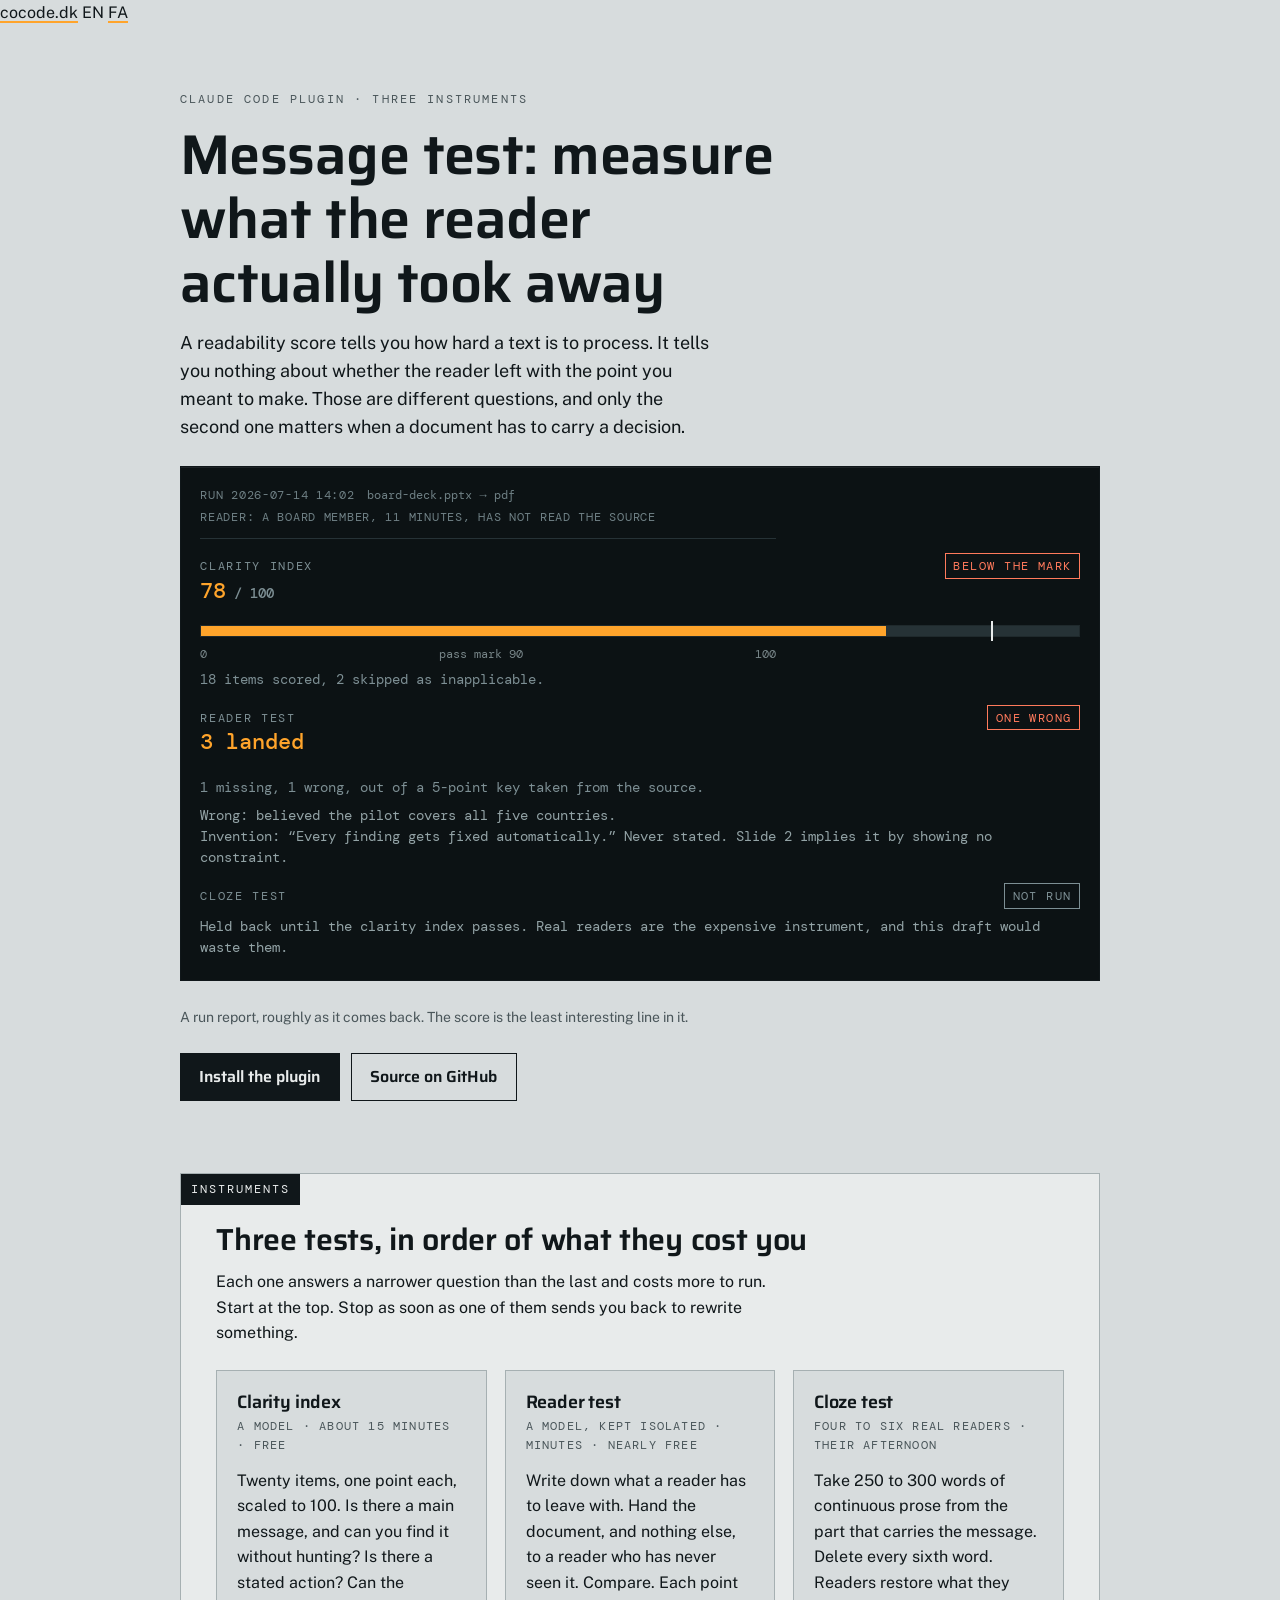
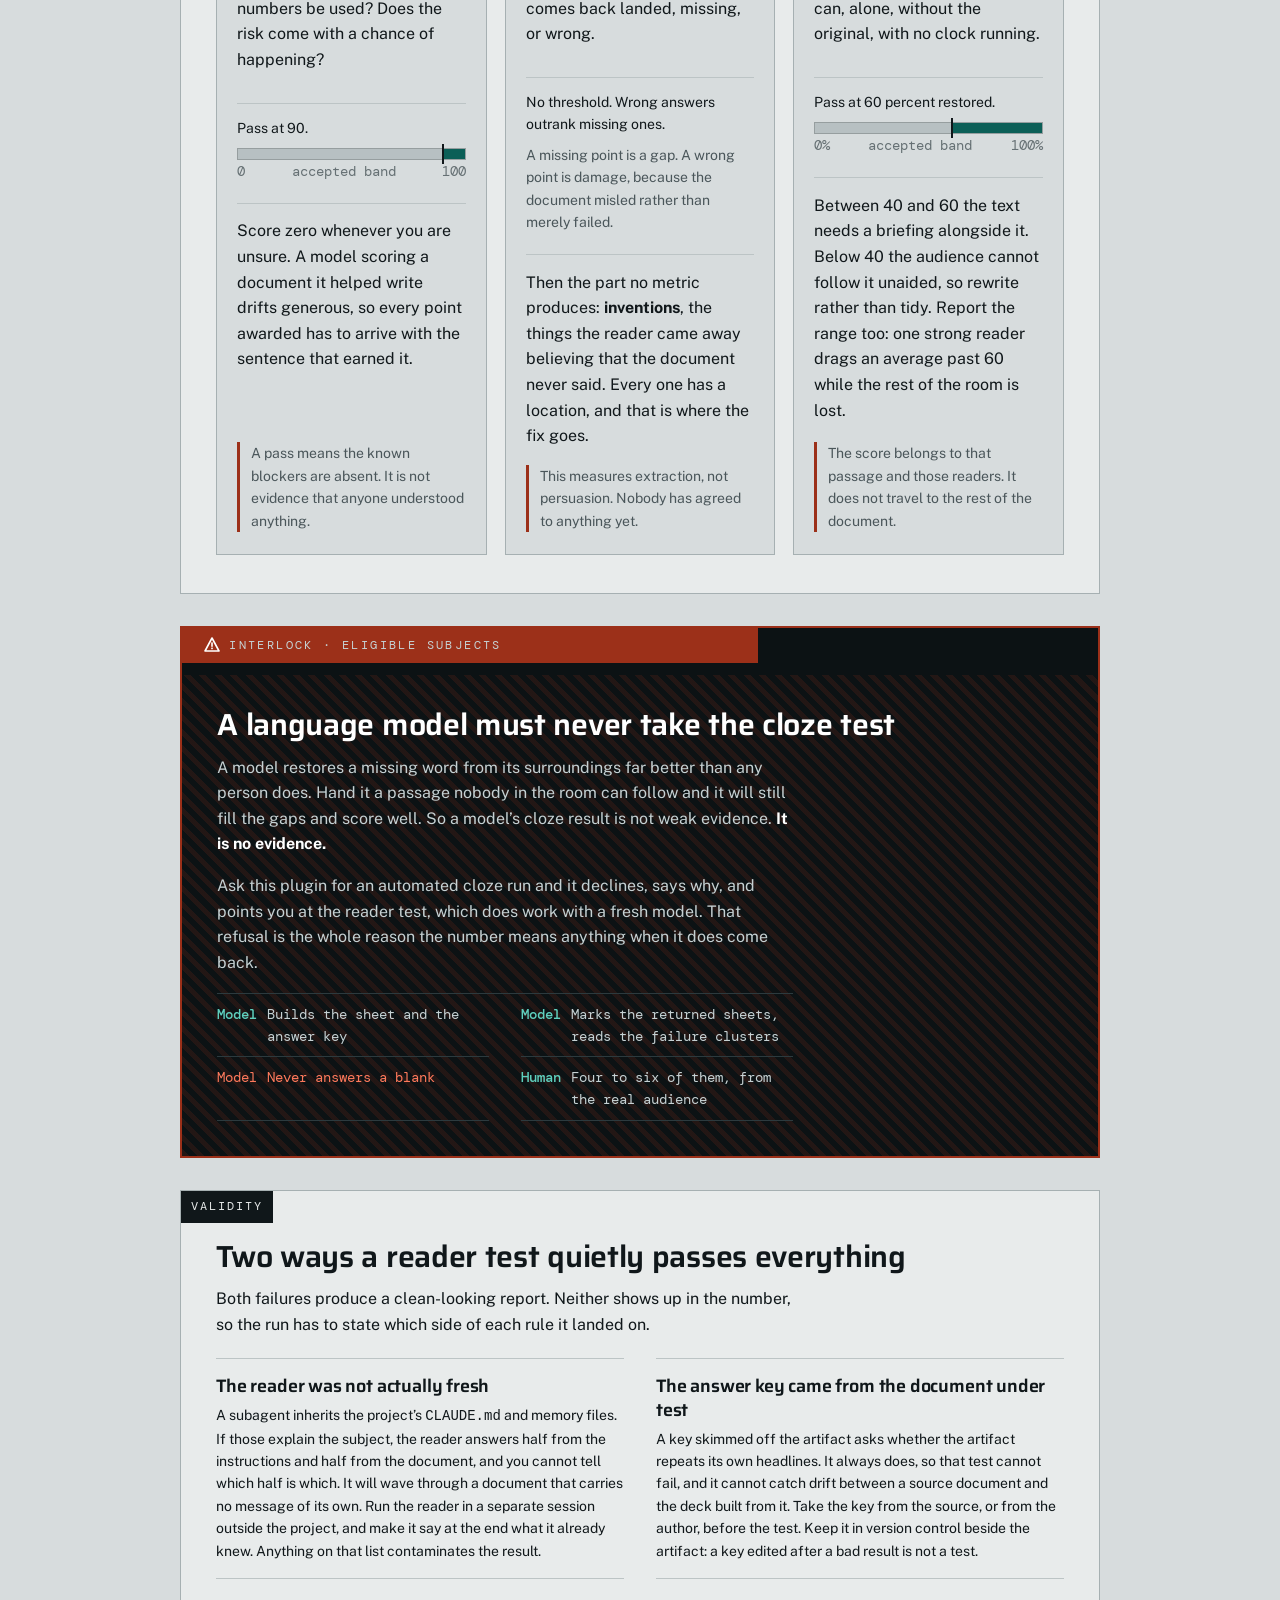
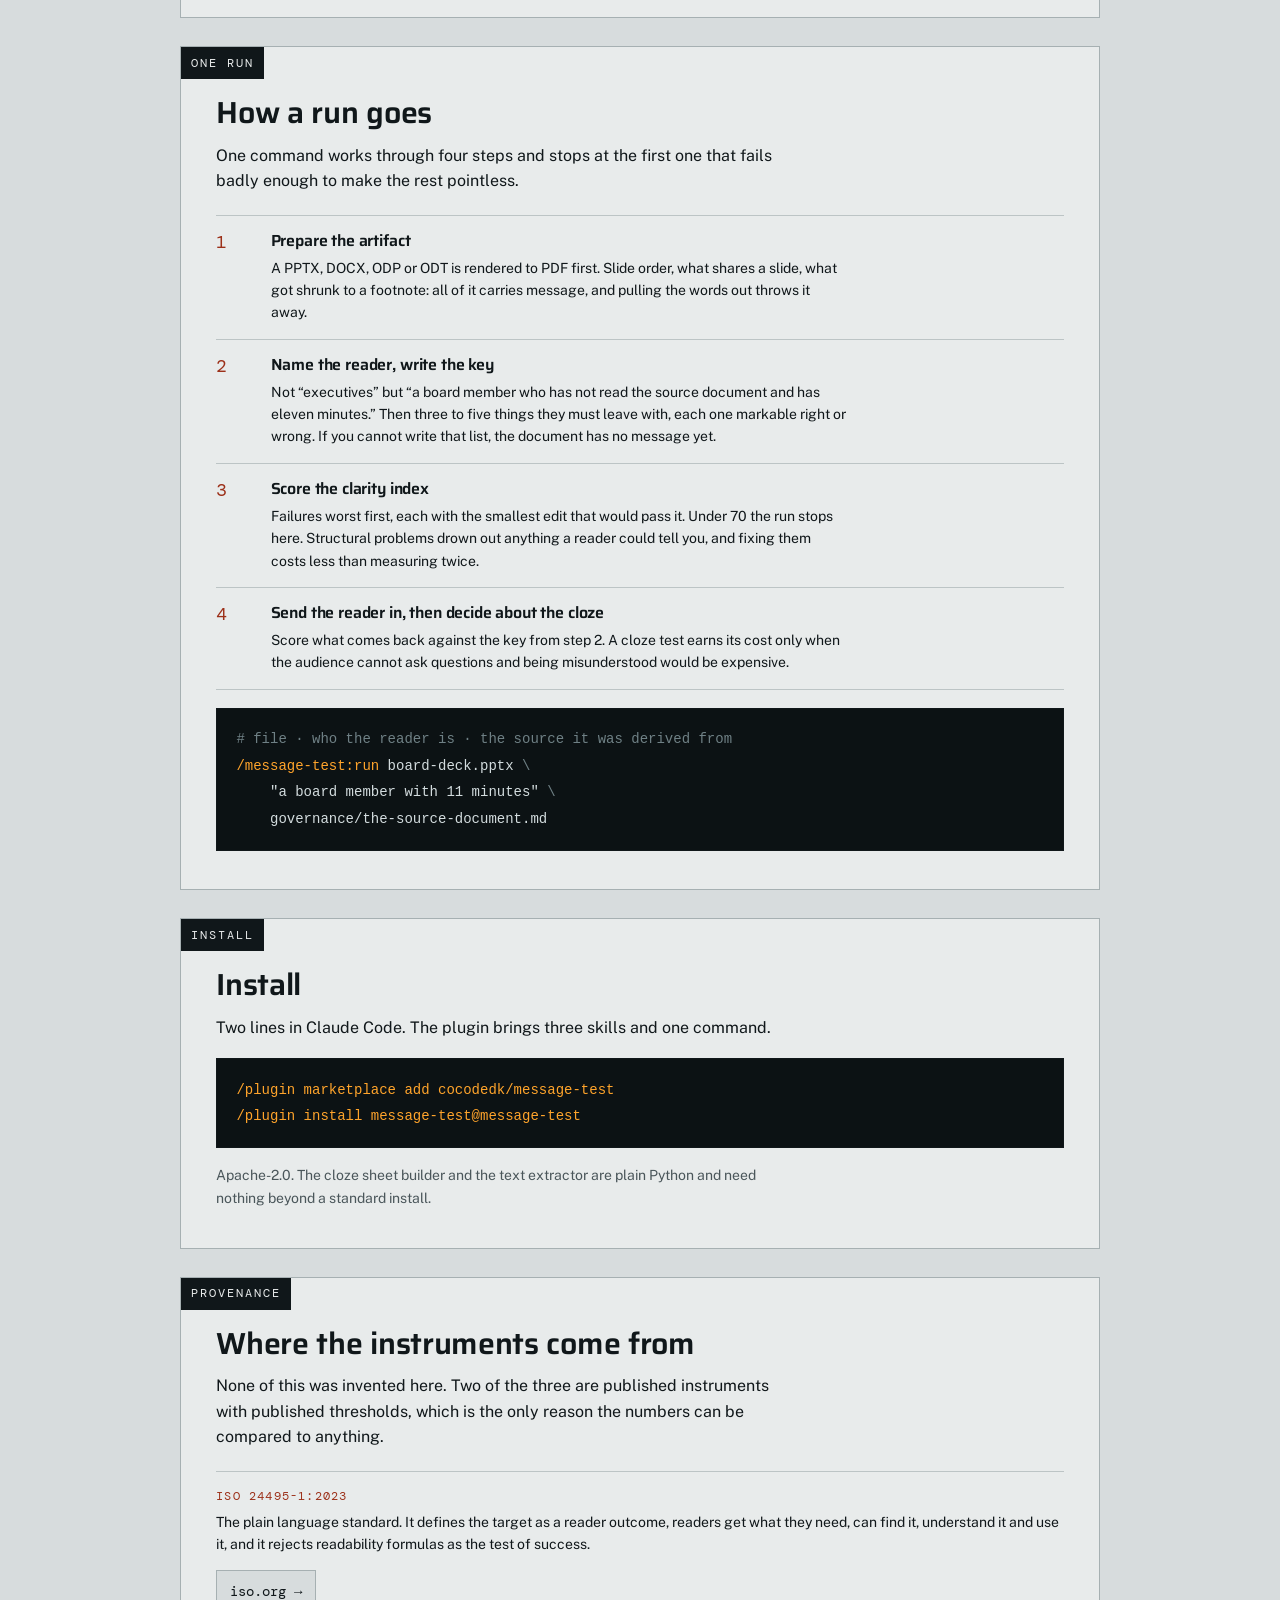
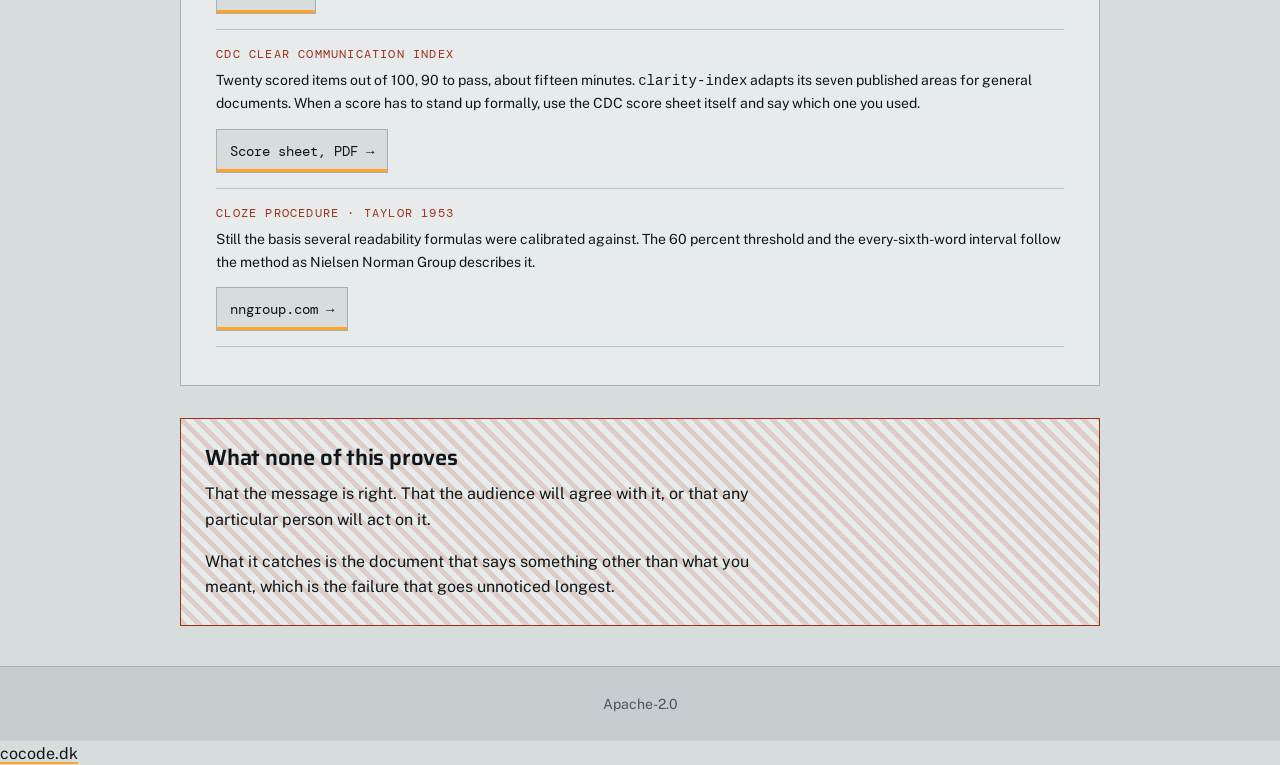
<file: website/index.html>
<!--
  ============================================================================
  KEYWORDS & SEARCH INTENT · index.html (English)
  ----------------------------------------------------------------------------
  Primary keyword:      message test
  Secondary keywords:   Claude Code plugin, clarity index, reader test,
                        cloze test, CDC Clear Communication Index,
                        ISO 24495-1:2023, plain language standard,
                        document comprehension testing, message drift,
                        readability vs comprehension
  Long-tail:            how to test whether a document delivers its message,
                        score a document out of 100 for clarity,
                        why a language model must not take a cloze test,
                        answer key written before the reader test,
                        catch drift between a source document and a deck
  Search intent:        informational + transactional. A technical writer,
                        comms lead, policy author or engineer arrives asking
                        how you prove a document was understood, finds three
                        named instruments with published thresholds, and
                        installs the plugin.
  Primary conversion:   the two-line install block (#install)
  Alternates:           en (this page) · fa (/fa/) · x-default (this page)
  ============================================================================
-->
<html lang="en">
<head>
<meta charset="utf-8">
<meta name="viewport" content="width=device-width, initial-scale=1">

<title>message-test: does your document deliver its message?</title>
<meta name="description" content="A Claude Code plugin that measures whether a document delivers its message: a scored clarity index, a fresh-reader test that catches drift, and a cloze test.">
<meta name="robots" content="index, follow, max-image-preview:large, max-snippet:-1">
<meta name="author" content="Babak Bandpey">
<link rel="canonical" href="https://message-test.cocode.dk/">

<link rel="alternate" hreflang="en" href="https://message-test.cocode.dk/">
<link rel="alternate" hreflang="fa" href="https://message-test.cocode.dk/fa/">
<link rel="alternate" hreflang="x-default" href="https://message-test.cocode.dk/">

<meta property="og:type" content="website">
<meta property="og:site_name" content="message-test">
<meta property="og:title" content="message-test: does your document deliver its message?">
<meta property="og:description" content="A Claude Code plugin that measures whether a document delivers its message: a scored clarity index, a fresh-reader test that catches drift, and a cloze test.">
<meta property="og:url" content="https://message-test.cocode.dk/">
<meta property="og:image" content="https://message-test.cocode.dk/og.png">
<meta property="og:image:width" content="1200">
<meta property="og:image:height" content="630">
<meta property="og:image:alt" content="An instrument readout showing a clarity index of 78 against a pass mark of 90, beside a red plate reading: eligible subjects, humans only.">
<meta property="og:locale" content="en_US">

<meta name="twitter:card" content="summary_large_image">
<meta name="twitter:title" content="message-test: does your document deliver its message?">
<meta name="twitter:description" content="A Claude Code plugin that measures whether a document delivers its message: a scored clarity index, a fresh-reader test that catches drift, and a cloze test.">
<meta name="twitter:image" content="https://message-test.cocode.dk/og.png">
<meta name="twitter:image:alt" content="An instrument readout showing a clarity index of 78 against a pass mark of 90, beside a red plate reading: eligible subjects, humans only.">

<link rel="icon" href="favicon.svg" type="image/svg+xml">
<link rel="mask-icon" href="favicon.svg" color="#0c1214">
<meta name="theme-color" content="#d7dcdd">

<link rel="preconnect" href="https://fonts.googleapis.com">
<link rel="preconnect" href="https://fonts.gstatic.com" crossorigin>
<link href="https://fonts.googleapis.com/css2?family=DM+Mono:wght@400;500&family=Public+Sans:wght@400;600&family=Saira:wght@500;600&family=Vazirmatn:wght@400;500;600&display=swap" rel="stylesheet">
<link rel="stylesheet" href="styles.css">
<link rel="stylesheet" href="https://brand.cocode.dk/v1.css">
<script type="module" src="https://brand.cocode.dk/v1.js"></script>

<script type="application/ld+json">
{
  "@context": "https://schema.org",
  "@type": "SoftwareApplication",
  "name": "message-test",
  "description": "A Claude Code plugin that measures whether a document delivers its message: a scored clarity index, a fresh-reader test that catches drift, and a cloze test.",
  "applicationCategory": "DeveloperApplication",
  "operatingSystem": "Linux, macOS, Windows",
  "inLanguage": "en",
  "url": "https://message-test.cocode.dk/",
  "codeRepository": "https://github.com/cocodedk/message-test",
  "downloadUrl": "https://github.com/cocodedk/message-test",
  "license": "https://www.apache.org/licenses/LICENSE-2.0",
  "offers": {
    "@type": "Offer",
    "price": "0",
    "priceCurrency": "USD"
  },
  "author": {
    "@type": "Person",
    "name": "Babak Bandpey",
    "url": "https://cocode.dk",
    "sameAs": [
      "https://linkedin.com/in/babakbandpey",
      "https://github.com/cocodedk"
    ]
  }
}
</script>
</head>
<body>

<a class="skip" href="#main">Skip to content</a>

<!-- The cocode.dk family frame. Without JavaScript its children show instead: a way home
     and the language link. -->
<cocode-head project="message-test" accent="#ffa42b" on-accent="#10171a">
  <a href="https://cocode.dk">cocode.dk</a>
  <span class="on">EN</span>
  <a href="fa/" hreflang="fa">FA</a>
</cocode-head>

<main id="main">
  <div class="wrap">

    <section class="hero" id="top">
      <p class="eyebrow">Claude Code plugin &middot; three instruments</p>
      <h1>Message test: measure what the reader actually took away</h1>
      <p class="lede">A readability score tells you how hard a text is to process. It
        tells you nothing about whether the reader left with the point you meant to
        make. Those are different questions, and only the second one matters when a
        document has to carry a decision.</p>

      <div class="readout" aria-label="Sample run report">
        <p class="readout__bar">
          <span>Run 2026-07-14 14:02</span>
          <span class="lit">board-deck.pptx &rarr; pdf</span>
          <span>Reader: a board member, 11 minutes, has not read the source</span>
        </p>

        <div class="row">
          <div class="row__top">
            <span class="row__label">Clarity index</span>
            <span class="row__verdict is-below">Below the mark</span>
          </div>
          <p class="row__val">78<small> / 100</small></p>
          <div class="scale" role="img" aria-label="Scored 78 out of 100. The pass mark is 90.">
            <div class="scale__track">
              <div class="scale__fill" style="--v:78%"></div>
              <div class="scale__thr" style="--t:90%"></div>
            </div>
            <p class="scale__marks"><span>0</span><span>pass mark 90</span><span>100</span></p>
          </div>
          <p class="row__sub">18 items scored, 2 skipped as inapplicable.</p>
        </div>

        <div class="row">
          <div class="row__top">
            <span class="row__label">Reader test</span>
            <span class="row__verdict is-below">One wrong</span>
          </div>
          <p class="row__val">3 landed</p>
          <p class="row__sub">1 missing, 1 wrong, out of a 5-point key taken from the source.</p>
          <p class="row__gloss">Wrong: believed the pilot covers all five countries.<br>
            Invention: &ldquo;Every finding gets fixed automatically.&rdquo; Never stated.
            Slide 2 implies it by showing no constraint.</p>
        </div>

        <div class="row">
          <div class="row__top">
            <span class="row__label">Cloze test</span>
            <span class="row__verdict is-skipped">Not run</span>
          </div>
          <p class="row__gloss">Held back until the clarity index passes. Real readers are
            the expensive instrument, and this draft would waste them.</p>
        </div>
      </div>

      <p class="note">A run report, roughly as it comes back. The score is the least
        interesting line in it.</p>

      <div class="actions">
        <a class="btn btn--solid" href="#install">Install the plugin</a>
        <a class="btn btn--ghost" href="https://github.com/cocodedk/message-test" target="_blank" rel="noreferrer">Source on GitHub</a>
      </div>
    </section>

    <section class="module" id="instruments" aria-labelledby="instruments-h">
      <p class="module__legend">Instruments</p>
      <h2 id="instruments-h">Three tests, in order of what they cost you</h2>
      <p>Each one answers a narrower question than the last and costs more to run. Start
        at the top. Stop as soon as one of them sends you back to rewrite something.</p>

      <ul class="instruments">
        <li class="instr">
          <h3>Clarity index</h3>
          <p class="instr__cost">A model &middot; about 15 minutes &middot; free</p>
          <p>Twenty items, one point each, scaled to 100. Is there a main message, and
            can you find it without hunting? Is there a stated action? Can the numbers
            be used? Does the risk come with a chance of happening?</p>
          <div class="instr__gauge">
            <p>Pass at 90.</p>
            <div class="scale scale--light" role="img" aria-label="The clarity index accepts 90 to 100 out of 100.">
              <div class="scale__track">
                <div class="scale__zone" style="--t:90%"></div>
                <div class="scale__thr" style="--t:90%"></div>
              </div>
              <p class="scale__marks"><span>0</span><span>accepted band</span><span>100</span></p>
            </div>
          </div>
          <p>Score zero whenever you are unsure. A model scoring a document it helped
            write drifts generous, so every point awarded has to arrive with the
            sentence that earned it.</p>
          <p class="instr__limit">A pass means the known blockers are absent. It is not
            evidence that anyone understood anything.</p>
        </li>

        <li class="instr">
          <h3>Reader test</h3>
          <p class="instr__cost">A model, kept isolated &middot; minutes &middot; nearly free</p>
          <p>Write down what a reader has to leave with. Hand the document, and nothing
            else, to a reader who has never seen it. Compare. Each point comes back
            landed, missing, or wrong.</p>
          <div class="instr__gauge">
            <p>No threshold. Wrong answers outrank missing ones.</p>
            <p class="note">A missing point is a gap. A wrong point is damage, because
              the document misled rather than merely failed.</p>
          </div>
          <p>Then the part no metric produces: <strong>inventions</strong>, the things
            the reader came away believing that the document never said. Every one has
            a location, and that is where the fix goes.</p>
          <p class="instr__limit">This measures extraction, not persuasion. Nobody has
            agreed to anything yet.</p>
        </li>

        <li class="instr">
          <h3>Cloze test</h3>
          <p class="instr__cost">Four to six real readers &middot; their afternoon</p>
          <p>Take 250 to 300 words of continuous prose from the part that carries the
            message. Delete every sixth word. Readers restore what they can, alone,
            without the original, with no clock running.</p>
          <div class="instr__gauge">
            <p>Pass at 60 percent restored.</p>
            <div class="scale scale--light" role="img" aria-label="The cloze test accepts 60 to 100 percent restored.">
              <div class="scale__track">
                <div class="scale__zone" style="--t:60%"></div>
                <div class="scale__thr" style="--t:60%"></div>
              </div>
              <p class="scale__marks"><span>0%</span><span>accepted band</span><span>100%</span></p>
            </div>
          </div>
          <p>Between 40 and 60 the text needs a briefing alongside it. Below 40 the
            audience cannot follow it unaided, so rewrite rather than tidy. Report the
            range too: one strong reader drags an average past 60 while the rest of the
            room is lost.</p>
          <p class="instr__limit">The score belongs to that passage and those readers.
            It does not travel to the rest of the document.</p>
        </li>
      </ul>
    </section>

    <section class="interlock" id="interlock" aria-labelledby="interlock-h">
      <p class="interlock__plate">
        <svg width="16" height="16" viewBox="0 0 16 16" aria-hidden="true" focusable="false">
          <path d="M8 1 15 14H1Z" fill="none" stroke="#fff" stroke-width="1.6" stroke-linejoin="round"/>
          <rect x="7.2" y="5.4" width="1.6" height="4.4" fill="#fff"/>
          <rect x="7.2" y="10.6" width="1.6" height="1.6" fill="#fff"/>
        </svg>
        Interlock &middot; eligible subjects
      </p>
      <div class="interlock__body">
        <h2 id="interlock-h">A language model must never take the cloze test</h2>
        <p>A model restores a missing word from its surroundings far better than any
          person does. Hand it a passage nobody in the room can follow and it will still
          fill the gaps and score well. So a model&rsquo;s cloze result is not weak
          evidence. <strong>It is no evidence.</strong></p>
        <p>Ask this plugin for an automated cloze run and it declines, says why, and
          points you at the reader test, which does work with a fresh model. That refusal
          is the whole reason the number means anything when it does come back.</p>

        <ul class="interlock__ledger">
          <li><b>Model</b> <span>Builds the sheet and the answer key</span></li>
          <li><b>Model</b> <span>Marks the returned sheets, reads the failure clusters</span></li>
          <li><span class="no">Model</span> <span class="no">Never answers a blank</span></li>
          <li><b>Human</b> <span>Four to six of them, from the real audience</span></li>
        </ul>
      </div>
    </section>

    <section class="module" id="valid" aria-labelledby="valid-h">
      <p class="module__legend">Validity</p>
      <h2 id="valid-h">Two ways a reader test quietly passes everything</h2>
      <p>Both failures produce a clean-looking report. Neither shows up in the number,
        so the run has to state which side of each rule it landed on.</p>

      <ul class="rules">
        <li>
          <h3>The reader was not actually fresh</h3>
          <p>A subagent inherits the project&rsquo;s <code>CLAUDE.md</code> and memory
            files. If those explain the subject, the reader answers half from the
            instructions and half from the document, and you cannot tell which half is
            which. It will wave through a document that carries no message of its own.
            Run the reader in a separate session outside the project, and make it say at
            the end what it already knew. Anything on that list contaminates the result.</p>
        </li>
        <li>
          <h3>The answer key came from the document under test</h3>
          <p>A key skimmed off the artifact asks whether the artifact repeats its own
            headlines. It always does, so that test cannot fail, and it cannot catch
            drift between a source document and the deck built from it. Take the key from
            the source, or from the author, before the test. Keep it in version control
            beside the artifact: a key edited after a bad result is not a test.</p>
        </li>
      </ul>
    </section>

    <section class="module" id="run" aria-labelledby="run-h">
      <p class="module__legend">One run</p>
      <h2 id="run-h">How a run goes</h2>
      <p>One command works through four steps and stops at the first one that fails badly
        enough to make the rest pointless.</p>

      <ol class="steps">
        <li>
          <span class="step__n" aria-hidden="true">1</span>
          <h3>Prepare the artifact</h3>
          <p>A PPTX, DOCX, ODP or ODT is rendered to PDF first. Slide order, what shares
            a slide, what got shrunk to a footnote: all of it carries message, and
            pulling the words out throws it away.</p>
        </li>
        <li>
          <span class="step__n" aria-hidden="true">2</span>
          <h3>Name the reader, write the key</h3>
          <p>Not &ldquo;executives&rdquo; but &ldquo;a board member who has not read the
            source document and has eleven minutes.&rdquo; Then three to five things they
            must leave with, each one markable right or wrong. If you cannot write that
            list, the document has no message yet.</p>
        </li>
        <li>
          <span class="step__n" aria-hidden="true">3</span>
          <h3>Score the clarity index</h3>
          <p>Failures worst first, each with the smallest edit that would pass it. Under
            70 the run stops here. Structural problems drown out anything a reader could
            tell you, and fixing them costs less than measuring twice.</p>
        </li>
        <li>
          <span class="step__n" aria-hidden="true">4</span>
          <h3>Send the reader in, then decide about the cloze</h3>
          <p>Score what comes back against the key from step 2. A cloze test earns its
            cost only when the audience cannot ask questions and being misunderstood
            would be expensive.</p>
        </li>
      </ol>

      <pre class="code"><code><span class="cmt"># file · who the reader is · the source it was derived from</span>
<b>/message-test:run</b> board-deck.pptx <span class="cmt">\</span>
    "a board member with 11 minutes" <span class="cmt">\</span>
    governance/the-source-document.md</code></pre>
    </section>

    <section class="module" id="install" aria-labelledby="install-h">
      <p class="module__legend">Install</p>
      <h2 id="install-h">Install</h2>
      <p>Two lines in Claude Code. The plugin brings three skills and one command.</p>

      <pre class="code"><code><b>/plugin marketplace add cocodedk/message-test</b>
<b>/plugin install message-test@message-test</b></code></pre>

      <p class="note" style="margin-block-start:1rem">Apache-2.0. The cloze sheet builder
        and the text extractor are plain Python and need nothing beyond a standard
        install.</p>
    </section>

    <section class="module" id="sources" aria-labelledby="sources-h">
      <p class="module__legend">Provenance</p>
      <h2 id="sources-h">Where the instruments come from</h2>
      <p>None of this was invented here. Two of the three are published instruments with
        published thresholds, which is the only reason the numbers can be compared to
        anything.</p>

      <ul class="refs">
        <li>
          <span class="refs__src">ISO 24495-1:2023</span>
          <p>The plain language standard. It defines the target as a reader outcome,
            readers get what they need, can find it, understand it and use it, and it
            rejects readability formulas as the test of success.</p>
          <p class="refs__link"><a href="https://www.iso.org/standard/78907.html" target="_blank" rel="noreferrer">iso.org &rarr;</a></p>
        </li>
        <li>
          <span class="refs__src">CDC Clear Communication Index</span>
          <p>Twenty scored items out of 100, 90 to pass, about fifteen minutes.
            <code>clarity-index</code> adapts its seven published areas for general
            documents. When a score has to stand up formally, use the CDC score sheet
            itself and say which one you used.</p>
          <p class="refs__link"><a href="https://www.cdc.gov/ccindex/pdf/full-index-score-sheet.pdf" target="_blank" rel="noreferrer">Score sheet, PDF &rarr;</a></p>
        </li>
        <li>
          <span class="refs__src">Cloze procedure &middot; Taylor 1953</span>
          <p>Still the basis several readability formulas were calibrated against. The 60
            percent threshold and the every-sixth-word interval follow the method as
            Nielsen Norman Group describes it.</p>
          <p class="refs__link"><a href="https://www.nngroup.com/articles/cloze-test-reading-comprehension/" target="_blank" rel="noreferrer">nngroup.com &rarr;</a></p>
        </li>
      </ul>
    </section>

    <section class="caveat" aria-labelledby="caveat-h">
      <h2 id="caveat-h">What none of this proves</h2>
      <p>That the message is right. That the audience will agree with it, or that any
        particular person will act on it.</p>
      <p>What it catches is the document that says something other than what you meant,
        which is the failure that goes unnoticed longest.</p>
    </section>

  </div>
</main>

<footer><p>Apache-2.0</p></footer>

<cocode-foot repo="cocodedk/message-test">
  <a href="https://cocode.dk">cocode.dk</a>
</cocode-foot>

</body>
</html>
</file>
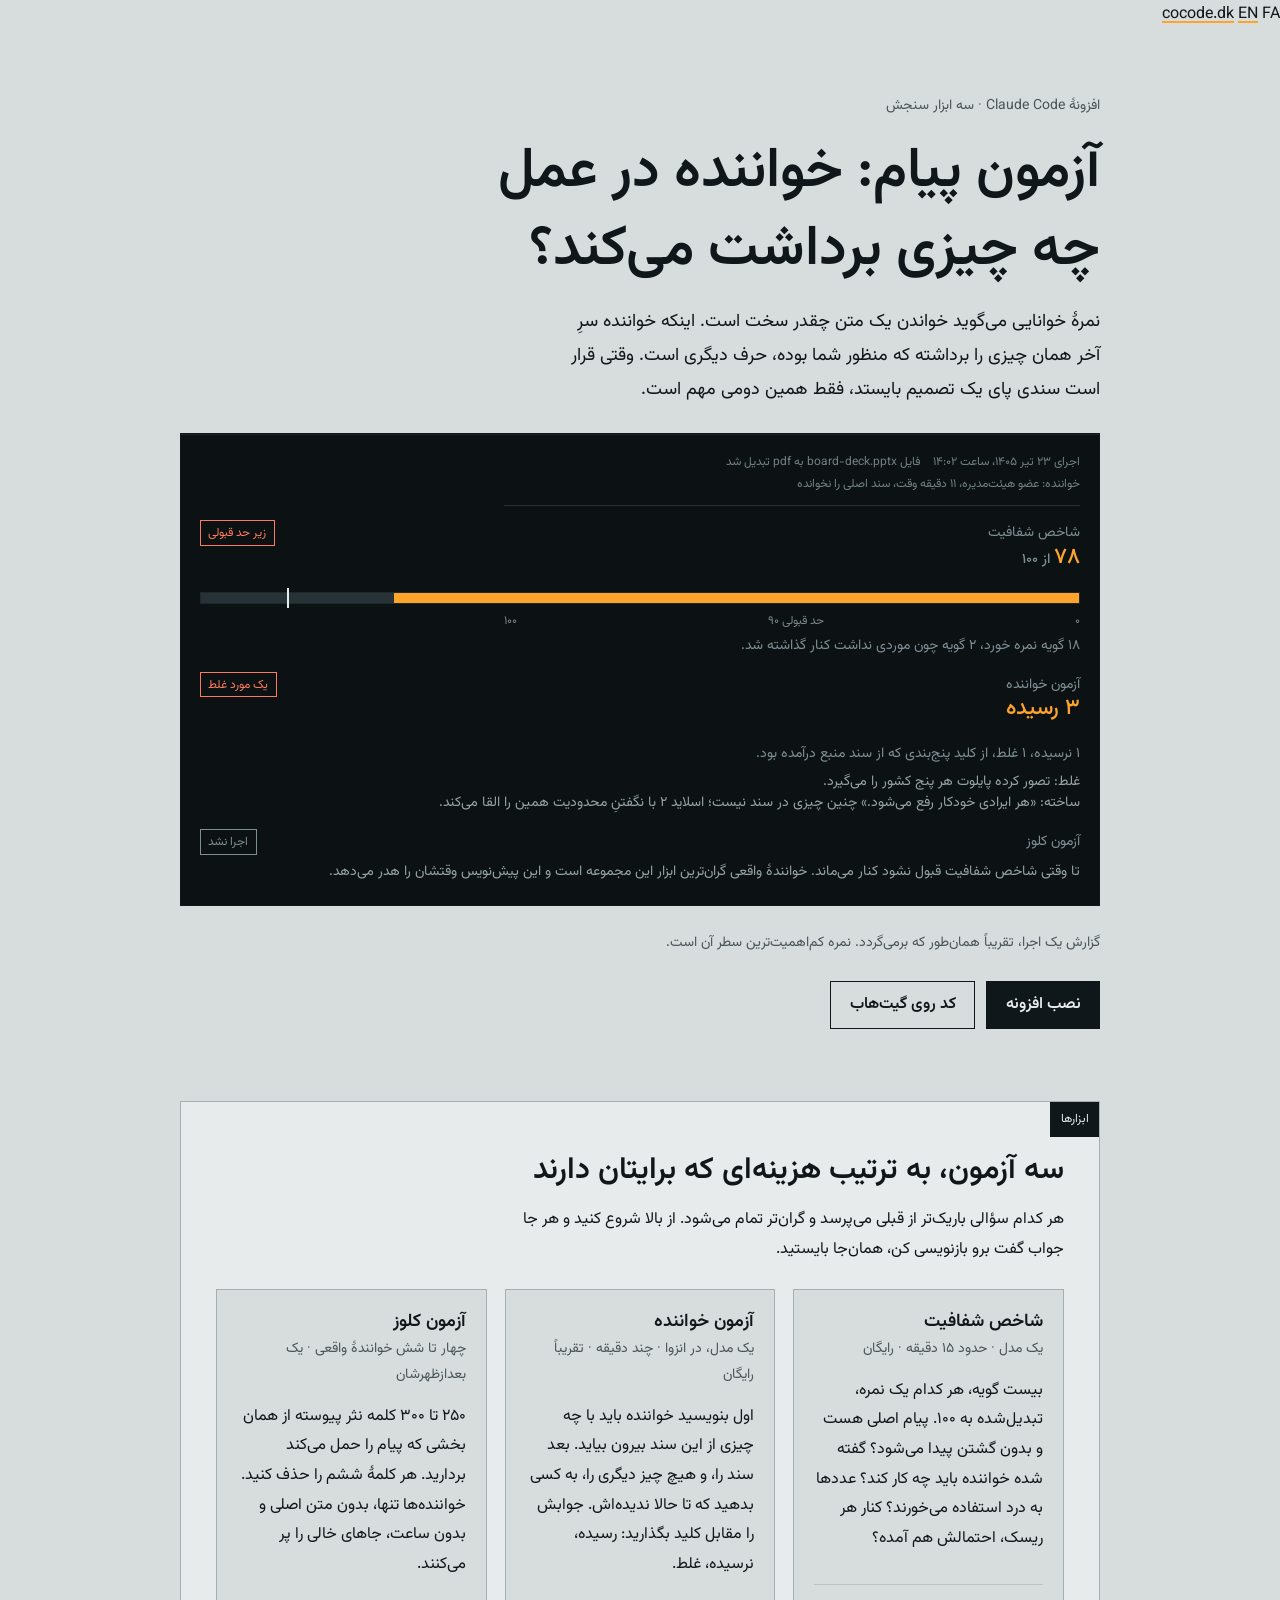
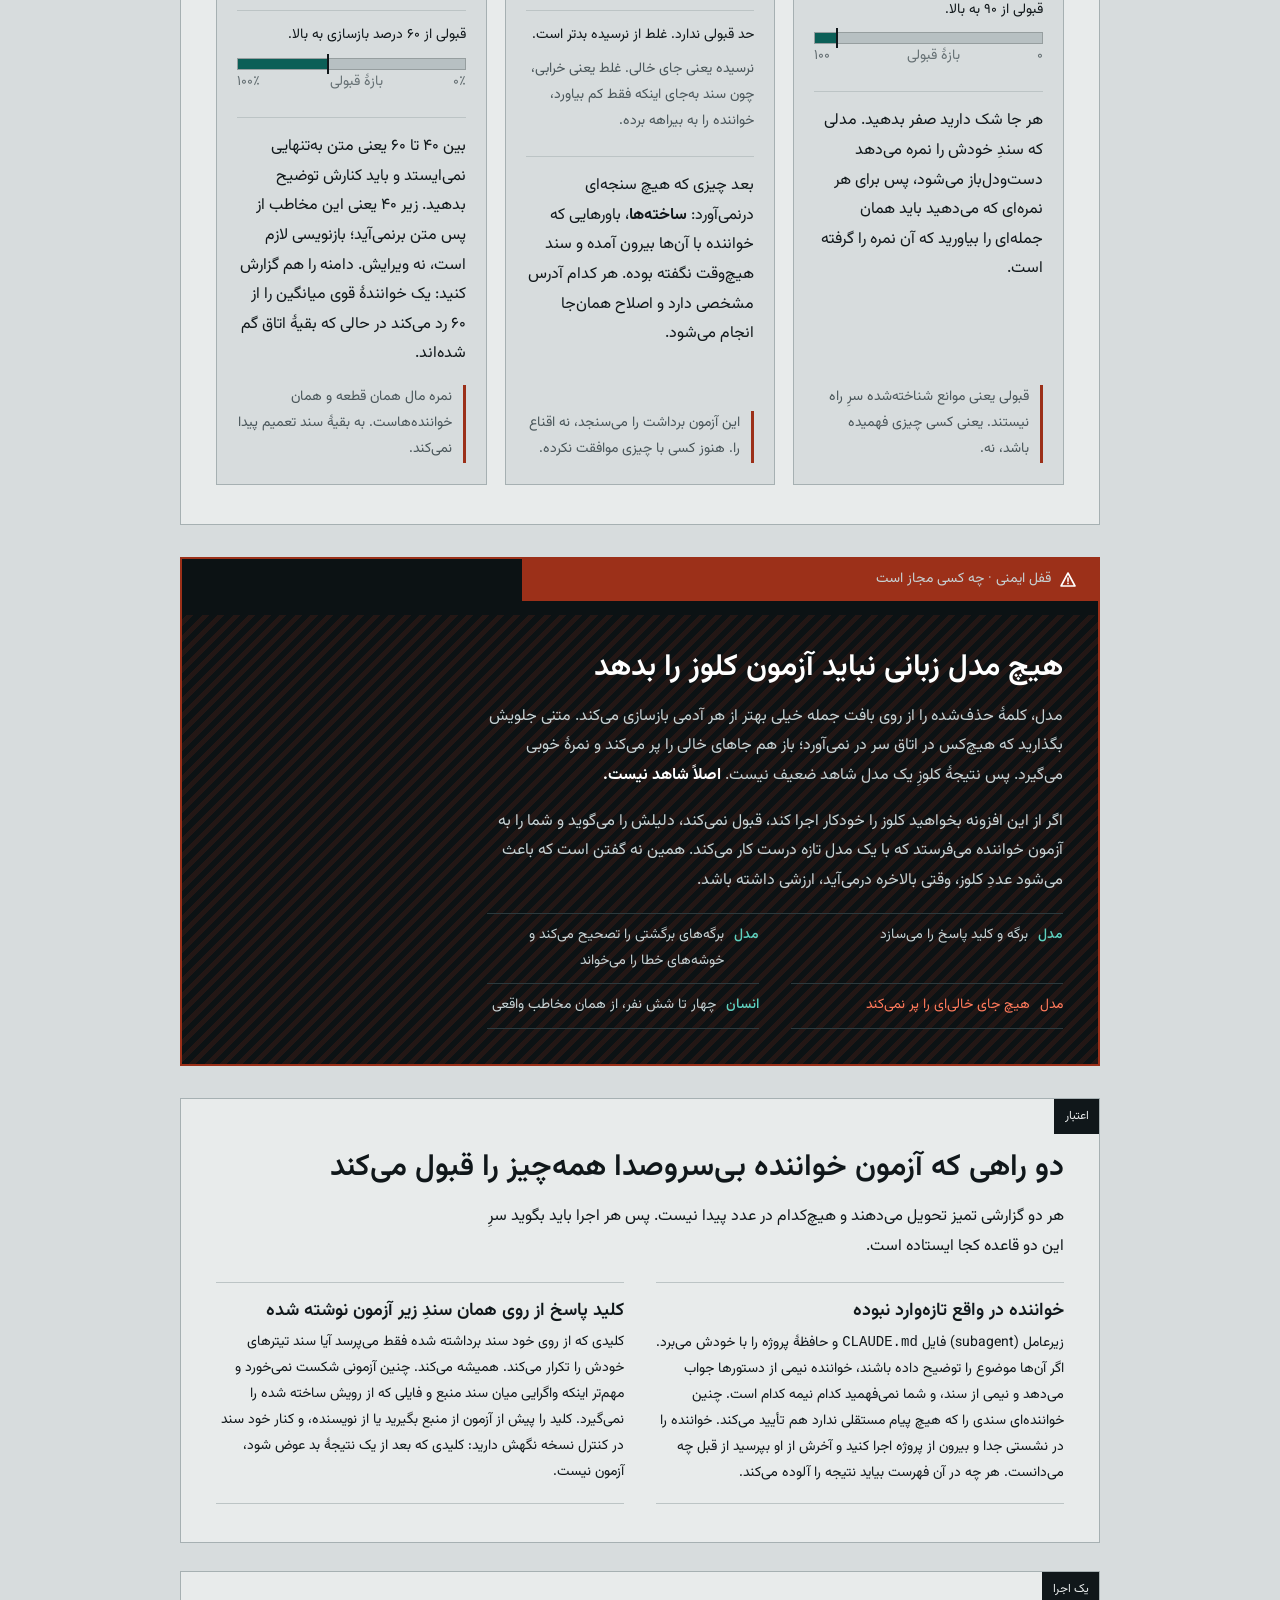
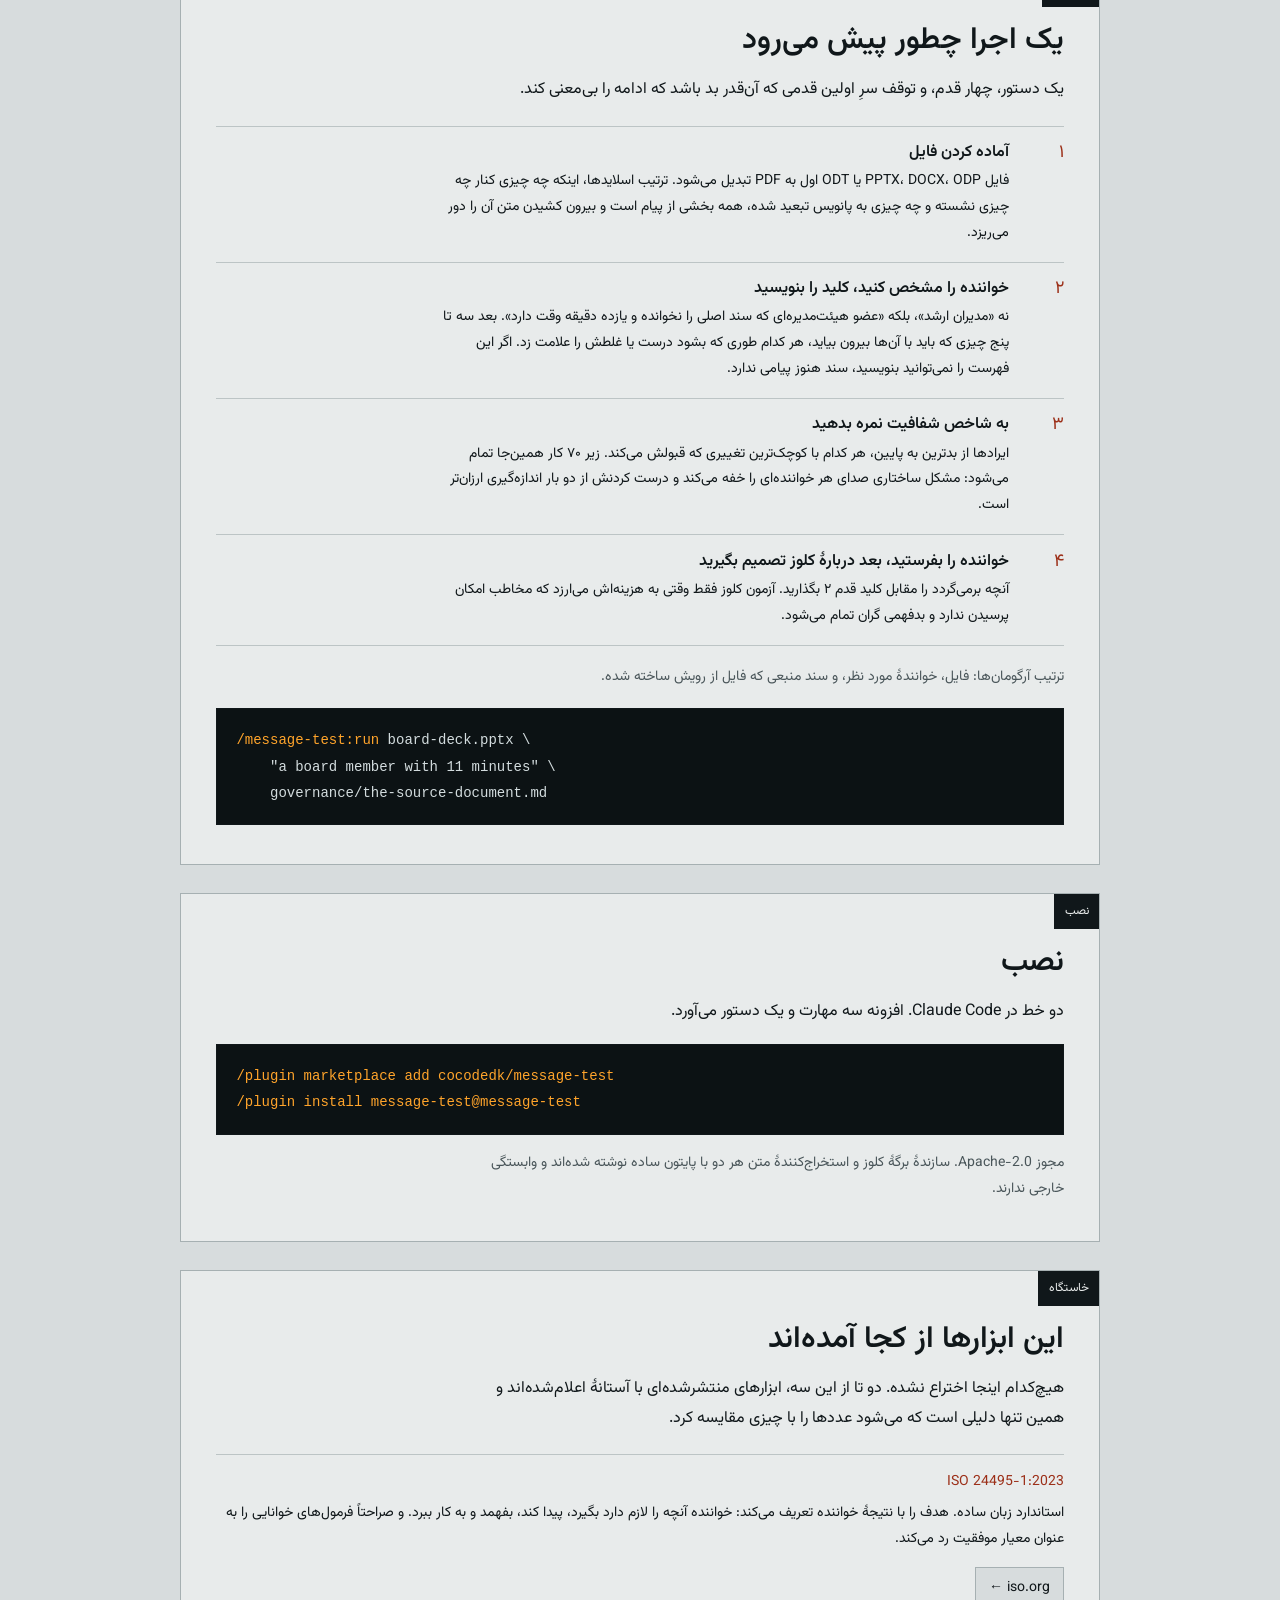
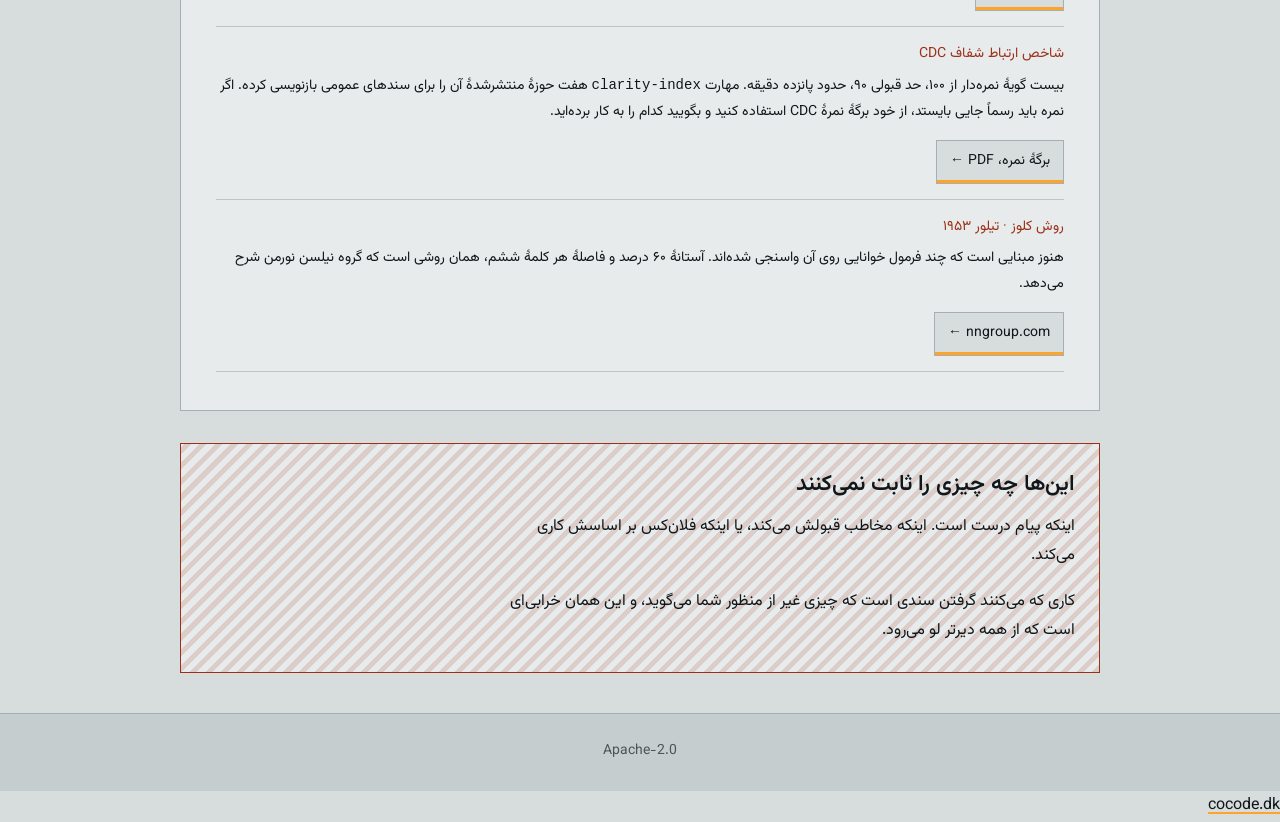
<file: website/fa/index.html>
<!--
  ============================================================================
  کلیدواژه‌ها و نیت جست‌وجو · fa/index.html (فارسی)
  ----------------------------------------------------------------------------
  کلیدواژهٔ اصلی:      آزمون پیام
  کلیدواژه‌های فرعی:   افزونهٔ Claude Code، شاخص شفافیت، آزمون خواننده،
                        آزمون کلوز، شاخص ارتباط شفاف CDC،
                        ISO 24495-1:2023، استاندارد زبان ساده،
                        سنجش فهم سند، واگرایی سند از منبع،
                        تفاوت خوانایی با فهم
  دم‌بلند:              چطور بفهمیم سند پیامش را می‌رساند،
                        نمره دادن به شفافیت سند از ۱۰۰،
                        چرا مدل زبانی نباید آزمون کلوز بدهد،
                        نوشتن کلید پاسخ پیش از آزمون خواننده،
                        گرفتن واگرایی میان سند منبع و فایل ساخته‌شده از آن
  نیت جست‌وجو:         اطلاعاتی و تراکنشی. نویسندهٔ فنی، مسئول ارتباطات،
                        نویسندهٔ خط‌مشی یا مهندسی که دنبال شواهد است، نه
                        حس خوب: سه ابزار با آستانه‌های منتشرشده را می‌بیند
                        و افزونه را نصب می‌کند.
  تبدیل اصلی:          بلوک دوخطی نصب (‎#install‎)
  نسخه‌های دیگر:        en (‎/‎) · fa (این صفحه) · x-default (‎/‎)
  ============================================================================
-->
<html lang="fa" dir="rtl">
<head>
<meta charset="utf-8">
<meta name="viewport" content="width=device-width, initial-scale=1">

<title>message-test · سند شما واقعاً چه چیزی را می‌رساند؟</title>
<meta name="description" content="افزونه‌ای برای Claude Code که اندازه می‌گیرد سند شما پیامش را می‌رساند یا نه: شاخص شفافیت با نمره، آزمون خوانندهٔ ناآشنا برای گرفتن واگرایی، و آزمون کلوز.">
<meta name="robots" content="index, follow, max-image-preview:large, max-snippet:-1">
<meta name="author" content="بابک بندپی">
<link rel="canonical" href="https://message-test.cocode.dk/fa/">

<link rel="alternate" hreflang="en" href="https://message-test.cocode.dk/">
<link rel="alternate" hreflang="fa" href="https://message-test.cocode.dk/fa/">
<link rel="alternate" hreflang="x-default" href="https://message-test.cocode.dk/">

<meta property="og:type" content="website">
<meta property="og:site_name" content="message-test">
<meta property="og:title" content="message-test · سند شما واقعاً چه چیزی را می‌رساند؟">
<meta property="og:description" content="افزونه‌ای برای Claude Code که اندازه می‌گیرد سند شما پیامش را می‌رساند یا نه: شاخص شفافیت با نمره، آزمون خوانندهٔ ناآشنا برای گرفتن واگرایی، و آزمون کلوز.">
<meta property="og:url" content="https://message-test.cocode.dk/fa/">
<meta property="og:image" content="https://message-test.cocode.dk/og.png">
<meta property="og:image:width" content="1200">
<meta property="og:image:height" content="630">
<meta property="og:image:alt" content="نمایشگر یک دستگاه که شاخص شفافیت ۷۸ را در برابر حد قبولی ۹۰ نشان می‌دهد، کنار پلاک قرمزی با این عبارت: فقط انسان مجاز است.">
<meta property="og:locale" content="fa_IR">
<meta property="og:locale:alternate" content="en_US">

<meta name="twitter:card" content="summary_large_image">
<meta name="twitter:title" content="message-test · سند شما واقعاً چه چیزی را می‌رساند؟">
<meta name="twitter:description" content="افزونه‌ای برای Claude Code که اندازه می‌گیرد سند شما پیامش را می‌رساند یا نه: شاخص شفافیت با نمره، آزمون خوانندهٔ ناآشنا برای گرفتن واگرایی، و آزمون کلوز.">
<meta name="twitter:image" content="https://message-test.cocode.dk/og.png">
<meta name="twitter:image:alt" content="نمایشگر یک دستگاه که شاخص شفافیت ۷۸ را در برابر حد قبولی ۹۰ نشان می‌دهد، کنار پلاک قرمزی با این عبارت: فقط انسان مجاز است.">

<link rel="icon" href="../favicon.svg" type="image/svg+xml">
<link rel="mask-icon" href="../favicon.svg" color="#0c1214">
<meta name="theme-color" content="#d7dcdd">

<link rel="preconnect" href="https://fonts.googleapis.com">
<link rel="preconnect" href="https://fonts.gstatic.com" crossorigin>
<link href="https://fonts.googleapis.com/css2?family=DM+Mono:wght@400;500&family=Public+Sans:wght@400;600&family=Saira:wght@500;600&family=Vazirmatn:wght@400;500;600&display=swap" rel="stylesheet">
<link rel="stylesheet" href="../styles.css">
<link rel="stylesheet" href="https://brand.cocode.dk/v1.css">
<script type="module" src="https://brand.cocode.dk/v1.js"></script>

<script type="application/ld+json">
{
  "@context": "https://schema.org",
  "@type": "SoftwareApplication",
  "name": "آزمون پیام (message-test)",
  "description": "افزونه‌ای برای Claude Code که اندازه می‌گیرد سند شما پیامش را می‌رساند یا نه: شاخص شفافیت با نمره، آزمون خوانندهٔ ناآشنا برای گرفتن واگرایی، و آزمون کلوز.",
  "applicationCategory": "DeveloperApplication",
  "operatingSystem": "Linux, macOS, Windows",
  "inLanguage": "fa",
  "url": "https://message-test.cocode.dk/fa/",
  "codeRepository": "https://github.com/cocodedk/message-test",
  "downloadUrl": "https://github.com/cocodedk/message-test",
  "license": "https://www.apache.org/licenses/LICENSE-2.0",
  "offers": {
    "@type": "Offer",
    "price": "0",
    "priceCurrency": "USD"
  },
  "author": {
    "@type": "Person",
    "name": "بابک بندپی",
    "url": "https://cocode.dk",
    "sameAs": [
      "https://linkedin.com/in/babakbandpey",
      "https://github.com/cocodedk"
    ]
  }
}
</script>
</head>
<body>

<a class="skip" href="#main">رفتن به متن</a>

<!-- The cocode.dk family frame. Without JavaScript its children show instead: a way home
     and the language link. -->
<cocode-head project="message-test" accent="#ffa42b" on-accent="#10171a">
  <a href="https://cocode.dk">cocode.dk</a>
  <a href="../" hreflang="en">EN</a>
  <span class="on">FA</span>
</cocode-head>

<main id="main">
  <div class="wrap">

    <section class="hero" id="top">
      <p class="eyebrow">افزونهٔ Claude Code &middot; سه ابزار سنجش</p>
      <h1>آزمون پیام: خواننده در عمل چه چیزی برداشت می‌کند؟</h1>
      <p class="lede">نمرهٔ خوانایی می‌گوید خواندن یک متن چقدر سخت است. اینکه خواننده
        سرِ آخر همان چیزی را برداشته که منظور شما بوده، حرف دیگری است. وقتی قرار است
        سندی پای یک تصمیم بایستد، فقط همین دومی مهم است.</p>

      <div class="readout" aria-label="نمونهٔ گزارش یک اجرا">
        <p class="readout__bar">
          <span>اجرای ۲۳ تیر ۱۴۰۵، ساعت ۱۴:۰۲</span>
          <span class="lit">فایل board-deck.pptx به pdf تبدیل شد</span>
          <span>خواننده: عضو هیئت‌مدیره، ۱۱ دقیقه وقت، سند اصلی را نخوانده</span>
        </p>

        <div class="row">
          <div class="row__top">
            <span class="row__label">شاخص شفافیت</span>
            <span class="row__verdict is-below">زیر حد قبولی</span>
          </div>
          <p class="row__val">۷۸<small> از ۱۰۰</small></p>
          <div class="scale" role="img" aria-label="نمرهٔ ۷۸ از ۱۰۰. حد قبولی ۹۰ است.">
            <div class="scale__track">
              <div class="scale__fill" style="--v:78%"></div>
              <div class="scale__thr" style="--t:90%"></div>
            </div>
            <p class="scale__marks"><span>۰</span><span>حد قبولی ۹۰</span><span>۱۰۰</span></p>
          </div>
          <p class="row__sub">۱۸ گویه نمره خورد، ۲ گویه چون موردی نداشت کنار گذاشته شد.</p>
        </div>

        <div class="row">
          <div class="row__top">
            <span class="row__label">آزمون خواننده</span>
            <span class="row__verdict is-below">یک مورد غلط</span>
          </div>
          <p class="row__val">۳ رسیده</p>
          <p class="row__sub">۱ نرسیده، ۱ غلط، از کلید پنج‌بندی که از سند منبع درآمده بود.</p>
          <p class="row__gloss">غلط: تصور کرده پایلوت هر پنج کشور را می‌گیرد.<br>
            ساخته: «هر ایرادی خودکار رفع می‌شود.» چنین چیزی در سند نیست؛ اسلاید ۲ با
            نگفتنِ محدودیت همین را القا می‌کند.</p>
        </div>

        <div class="row">
          <div class="row__top">
            <span class="row__label">آزمون کلوز</span>
            <span class="row__verdict is-skipped">اجرا نشد</span>
          </div>
          <p class="row__gloss">تا وقتی شاخص شفافیت قبول نشود کنار می‌ماند. خوانندهٔ
            واقعی گران‌ترین ابزار این مجموعه است و این پیش‌نویس وقتشان را هدر می‌دهد.</p>
        </div>
      </div>

      <p class="note">گزارش یک اجرا، تقریباً همان‌طور که برمی‌گردد. نمره کم‌اهمیت‌ترین
        سطر آن است.</p>

      <div class="actions">
        <a class="btn btn--solid" href="#install">نصب افزونه</a>
        <a class="btn btn--ghost" href="https://github.com/cocodedk/message-test" target="_blank" rel="noreferrer">کد روی گیت‌هاب</a>
      </div>
    </section>

    <section class="module" id="instruments" aria-labelledby="instruments-h">
      <p class="module__legend">ابزارها</p>
      <h2 id="instruments-h">سه آزمون، به ترتیب هزینه‌ای که برایتان دارند</h2>
      <p>هر کدام سؤالی باریک‌تر از قبلی می‌پرسد و گران‌تر تمام می‌شود. از بالا شروع
        کنید و هر جا جواب گفت برو بازنویسی کن، همان‌جا بایستید.</p>

      <ul class="instruments">
        <li class="instr">
          <h3>شاخص شفافیت</h3>
          <p class="instr__cost">یک مدل &middot; حدود ۱۵ دقیقه &middot; رایگان</p>
          <p>بیست گویه، هر کدام یک نمره، تبدیل‌شده به ۱۰۰. پیام اصلی هست و بدون گشتن
            پیدا می‌شود؟ گفته شده خواننده باید چه کار کند؟ عددها به درد استفاده
            می‌خورند؟ کنار هر ریسک، احتمالش هم آمده؟</p>
          <div class="instr__gauge">
            <p>قبولی از ۹۰ به بالا.</p>
            <div class="scale scale--light" role="img" aria-label="شاخص شفافیت بازهٔ ۹۰ تا ۱۰۰ را قبول می‌کند.">
              <div class="scale__track">
                <div class="scale__zone" style="--t:90%"></div>
                <div class="scale__thr" style="--t:90%"></div>
              </div>
              <p class="scale__marks"><span>۰</span><span>بازهٔ قبولی</span><span>۱۰۰</span></p>
            </div>
          </div>
          <p>هر جا شک دارید صفر بدهید. مدلی که سندِ خودش را نمره می‌دهد دست‌ودل‌باز
            می‌شود، پس برای هر نمره‌ای که می‌دهید باید همان جمله‌ای را بیاورید که آن
            نمره را گرفته است.</p>
          <p class="instr__limit">قبولی یعنی موانع شناخته‌شده سرِ راه نیستند. یعنی کسی
            چیزی فهمیده باشد، نه.</p>
        </li>

        <li class="instr">
          <h3>آزمون خواننده</h3>
          <p class="instr__cost">یک مدل، در انزوا &middot; چند دقیقه &middot; تقریباً رایگان</p>
          <p>اول بنویسید خواننده باید با چه چیزی از این سند بیرون بیاید. بعد سند را، و
            هیچ چیز دیگری را، به کسی بدهید که تا حالا ندیده‌اش. جوابش را مقابل کلید
            بگذارید: رسیده، نرسیده، غلط.</p>
          <div class="instr__gauge">
            <p>حد قبولی ندارد. غلط از نرسیده بدتر است.</p>
            <p class="note">نرسیده یعنی جای خالی. غلط یعنی خرابی، چون سند به‌جای اینکه
              فقط کم بیاورد، خواننده را به بیراهه برده.</p>
          </div>
          <p>بعد چیزی که هیچ سنجه‌ای درنمی‌آورد: <strong>ساخته‌ها</strong>، باورهایی که
            خواننده با آن‌ها بیرون آمده و سند هیچ‌وقت نگفته بوده. هر کدام آدرس مشخصی
            دارد و اصلاح همان‌جا انجام می‌شود.</p>
          <p class="instr__limit">این آزمون برداشت را می‌سنجد، نه اقناع را. هنوز کسی با
            چیزی موافقت نکرده.</p>
        </li>

        <li class="instr">
          <h3>آزمون کلوز</h3>
          <p class="instr__cost">چهار تا شش خوانندهٔ واقعی &middot; یک بعدازظهرشان</p>
          <p>۲۵۰ تا ۳۰۰ کلمه نثر پیوسته از همان بخشی که پیام را حمل می‌کند بردارید. هر
            کلمهٔ ششم را حذف کنید. خواننده‌ها تنها، بدون متن اصلی و بدون ساعت، جاهای
            خالی را پر می‌کنند.</p>
          <div class="instr__gauge">
            <p>قبولی از ۶۰ درصد بازسازی به بالا.</p>
            <div class="scale scale--light" role="img" aria-label="آزمون کلوز بازهٔ ۶۰ تا ۱۰۰ درصد بازسازی را قبول می‌کند.">
              <div class="scale__track">
                <div class="scale__zone" style="--t:60%"></div>
                <div class="scale__thr" style="--t:60%"></div>
              </div>
              <p class="scale__marks"><span>۰٪</span><span>بازهٔ قبولی</span><span>۱۰۰٪</span></p>
            </div>
          </div>
          <p>بین ۴۰ تا ۶۰ یعنی متن به‌تنهایی نمی‌ایستد و باید کنارش توضیح بدهید. زیر ۴۰
            یعنی این مخاطب از پس متن برنمی‌آید؛ بازنویسی لازم است، نه ویرایش. دامنه را
            هم گزارش کنید: یک خوانندهٔ قوی میانگین را از ۶۰ رد می‌کند در حالی که بقیهٔ
            اتاق گم شده‌اند.</p>
          <p class="instr__limit">نمره مال همان قطعه و همان خواننده‌هاست. به بقیهٔ سند
            تعمیم پیدا نمی‌کند.</p>
        </li>
      </ul>
    </section>

    <section class="interlock" id="interlock" aria-labelledby="interlock-h">
      <p class="interlock__plate">
        <svg width="16" height="16" viewBox="0 0 16 16" aria-hidden="true" focusable="false">
          <path d="M8 1 15 14H1Z" fill="none" stroke="#fff" stroke-width="1.6" stroke-linejoin="round"/>
          <rect x="7.2" y="5.4" width="1.6" height="4.4" fill="#fff"/>
          <rect x="7.2" y="10.6" width="1.6" height="1.6" fill="#fff"/>
        </svg>
        قفل ایمنی &middot; چه کسی مجاز است
      </p>
      <div class="interlock__body">
        <h2 id="interlock-h">هیچ مدل زبانی نباید آزمون کلوز را بدهد</h2>
        <p>مدل، کلمهٔ حذف‌شده را از روی بافت جمله خیلی بهتر از هر آدمی بازسازی می‌کند.
          متنی جلویش بگذارید که هیچ‌کس در اتاق سر در نمی‌آورد؛ باز هم جاهای خالی را پر
          می‌کند و نمرهٔ خوبی می‌گیرد. پس نتیجهٔ کلوزِ یک مدل شاهد ضعیف نیست.
          <strong>اصلاً شاهد نیست.</strong></p>
        <p>اگر از این افزونه بخواهید کلوز را خودکار اجرا کند، قبول نمی‌کند، دلیلش را
          می‌گوید و شما را به آزمون خواننده می‌فرستد که با یک مدل تازه درست کار می‌کند.
          همین نه گفتن است که باعث می‌شود عددِ کلوز، وقتی بالاخره درمی‌آید، ارزشی داشته
          باشد.</p>

        <ul class="interlock__ledger">
          <li><b>مدل</b> <span>برگه و کلید پاسخ را می‌سازد</span></li>
          <li><b>مدل</b> <span>برگه‌های برگشتی را تصحیح می‌کند و خوشه‌های خطا را می‌خواند</span></li>
          <li><span class="no">مدل</span> <span class="no">هیچ جای خالی‌ای را پر نمی‌کند</span></li>
          <li><b>انسان</b> <span>چهار تا شش نفر، از همان مخاطب واقعی</span></li>
        </ul>
      </div>
    </section>

    <section class="module" id="valid" aria-labelledby="valid-h">
      <p class="module__legend">اعتبار</p>
      <h2 id="valid-h">دو راهی که آزمون خواننده بی‌سروصدا همه‌چیز را قبول می‌کند</h2>
      <p>هر دو گزارشی تمیز تحویل می‌دهند و هیچ‌کدام در عدد پیدا نیست. پس هر اجرا باید
        بگوید سرِ این دو قاعده کجا ایستاده است.</p>

      <ul class="rules">
        <li>
          <h3>خواننده در واقع تازه‌وارد نبوده</h3>
          <p>زیرعامل (subagent) فایل <code>CLAUDE.md</code> و حافظهٔ پروژه را با خودش می‌برد. اگر
            آن‌ها موضوع را توضیح داده باشند، خواننده نیمی از دستورها جواب می‌دهد و نیمی
            از سند، و شما نمی‌فهمید کدام نیمه کدام است. چنین خواننده‌ای سندی را که هیچ
            پیام مستقلی ندارد هم تأیید می‌کند. خواننده را در نشستی جدا و بیرون از پروژه
            اجرا کنید و آخرش از او بپرسید از قبل چه می‌دانست. هر چه در آن فهرست بیاید
            نتیجه را آلوده می‌کند.</p>
        </li>
        <li>
          <h3>کلید پاسخ از روی همان سندِ زیر آزمون نوشته شده</h3>
          <p>کلیدی که از روی خود سند برداشته شده فقط می‌پرسد آیا سند تیترهای خودش را
            تکرار می‌کند. همیشه می‌کند. چنین آزمونی شکست نمی‌خورد و مهم‌تر اینکه
            واگرایی میان سند منبع و فایلی که از رویش ساخته شده را نمی‌گیرد. کلید را پیش
            از آزمون از منبع بگیرید یا از نویسنده، و کنار خود سند در کنترل نسخه نگهش
            دارید: کلیدی که بعد از یک نتیجهٔ بد عوض شود، آزمون نیست.</p>
        </li>
      </ul>
    </section>

    <section class="module" id="run" aria-labelledby="run-h">
      <p class="module__legend">یک اجرا</p>
      <h2 id="run-h">یک اجرا چطور پیش می‌رود</h2>
      <p>یک دستور، چهار قدم، و توقف سرِ اولین قدمی که آن‌قدر بد باشد که ادامه را
        بی‌معنی کند.</p>

      <ol class="steps">
        <li>
          <span class="step__n" aria-hidden="true">۱</span>
          <h3>آماده کردن فایل</h3>
          <p>فایل PPTX، DOCX، ODP یا ODT اول به PDF تبدیل می‌شود. ترتیب اسلایدها، اینکه
            چه چیزی کنار چه چیزی نشسته و چه چیزی به پانویس تبعید شده، همه بخشی از پیام
            است و بیرون کشیدن متن آن را دور می‌ریزد.</p>
        </li>
        <li>
          <span class="step__n" aria-hidden="true">۲</span>
          <h3>خواننده را مشخص کنید، کلید را بنویسید</h3>
          <p>نه «مدیران ارشد»، بلکه «عضو هیئت‌مدیره‌ای که سند اصلی را نخوانده و یازده
            دقیقه وقت دارد». بعد سه تا پنج چیزی که باید با آن‌ها بیرون بیاید، هر کدام
            طوری که بشود درست یا غلطش را علامت زد. اگر این فهرست را نمی‌توانید بنویسید،
            سند هنوز پیامی ندارد.</p>
        </li>
        <li>
          <span class="step__n" aria-hidden="true">۳</span>
          <h3>به شاخص شفافیت نمره بدهید</h3>
          <p>ایرادها از بدترین به پایین، هر کدام با کوچک‌ترین تغییری که قبولش می‌کند.
            زیر ۷۰ کار همین‌جا تمام می‌شود: مشکل ساختاری صدای هر خواننده‌ای را خفه
            می‌کند و درست کردنش از دو بار اندازه‌گیری ارزان‌تر است.</p>
        </li>
        <li>
          <span class="step__n" aria-hidden="true">۴</span>
          <h3>خواننده را بفرستید، بعد دربارهٔ کلوز تصمیم بگیرید</h3>
          <p>آنچه برمی‌گردد را مقابل کلید قدم ۲ بگذارید. آزمون کلوز فقط وقتی به هزینه‌اش
            می‌ارزد که مخاطب امکان پرسیدن ندارد و بدفهمی گران تمام می‌شود.</p>
        </li>
      </ol>

      <p class="note" style="margin-block-start:1.2rem">ترتیب آرگومان‌ها: فایل، خوانندهٔ
        مورد نظر، و سند منبعی که فایل از رویش ساخته شده.</p>
      <pre class="code"><code><b>/message-test:run</b> board-deck.pptx \
    "a board member with 11 minutes" \
    governance/the-source-document.md</code></pre>
    </section>

    <section class="module" id="install" aria-labelledby="install-h">
      <p class="module__legend">نصب</p>
      <h2 id="install-h">نصب</h2>
      <p>دو خط در Claude Code. افزونه سه مهارت و یک دستور می‌آورد.</p>

      <pre class="code"><code><b>/plugin marketplace add cocodedk/message-test</b>
<b>/plugin install message-test@message-test</b></code></pre>

      <p class="note" style="margin-block-start:1rem">مجوز Apache-2.0. سازندهٔ برگهٔ کلوز
        و استخراج‌کنندهٔ متن هر دو با پایتون ساده نوشته شده‌اند و وابستگی خارجی ندارند.</p>
    </section>

    <section class="module" id="sources" aria-labelledby="sources-h">
      <p class="module__legend">خاستگاه</p>
      <h2 id="sources-h">این ابزارها از کجا آمده‌اند</h2>
      <p>هیچ‌کدام اینجا اختراع نشده. دو تا از این سه، ابزارهای منتشرشده‌ای با آستانهٔ
        اعلام‌شده‌اند و همین تنها دلیلی است که می‌شود عددها را با چیزی مقایسه کرد.</p>

      <ul class="refs">
        <li>
          <span class="refs__src">ISO 24495-1:2023</span>
          <p>استاندارد زبان ساده. هدف را با نتیجهٔ خواننده تعریف می‌کند: خواننده آنچه را
            لازم دارد بگیرد، پیدا کند، بفهمد و به کار ببرد. و صراحتاً فرمول‌های خوانایی
            را به عنوان معیار موفقیت رد می‌کند.</p>
          <p class="refs__link"><a href="https://www.iso.org/standard/78907.html" target="_blank" rel="noreferrer">iso.org &larr;</a></p>
        </li>
        <li>
          <span class="refs__src">شاخص ارتباط شفاف CDC</span>
          <p>بیست گویهٔ نمره‌دار از ۱۰۰، حد قبولی ۹۰، حدود پانزده دقیقه. مهارت
            <code>clarity-index</code> هفت حوزهٔ منتشرشدهٔ آن را برای سندهای عمومی
            بازنویسی کرده. اگر نمره باید رسماً جایی بایستد، از خود برگهٔ نمرهٔ CDC
            استفاده کنید و بگویید کدام را به کار برده‌اید.</p>
          <p class="refs__link"><a href="https://www.cdc.gov/ccindex/pdf/full-index-score-sheet.pdf" target="_blank" rel="noreferrer">برگهٔ نمره، PDF &larr;</a></p>
        </li>
        <li>
          <span class="refs__src">روش کلوز &middot; تیلور ۱۹۵۳</span>
          <p>هنوز مبنایی است که چند فرمول خوانایی روی آن واسنجی شده‌اند. آستانهٔ ۶۰ درصد
            و فاصلهٔ هر کلمهٔ ششم، همان روشی است که گروه نیلسن نورمن شرح می‌دهد.</p>
          <p class="refs__link"><a href="https://www.nngroup.com/articles/cloze-test-reading-comprehension/" target="_blank" rel="noreferrer">nngroup.com &larr;</a></p>
        </li>
      </ul>
    </section>

    <section class="caveat" aria-labelledby="caveat-h">
      <h2 id="caveat-h">این‌ها چه چیزی را ثابت نمی‌کنند</h2>
      <p>اینکه پیام درست است. اینکه مخاطب قبولش می‌کند، یا اینکه فلان‌کس بر اساسش
        کاری می‌کند.</p>
      <p>کاری که می‌کنند گرفتن سندی است که چیزی غیر از منظور شما می‌گوید، و این همان
        خرابی‌ای است که از همه دیرتر لو می‌رود.</p>
    </section>

  </div>
</main>

<footer><p>Apache-2.0</p></footer>

<cocode-foot repo="cocodedk/message-test">
  <a href="https://cocode.dk">cocode.dk</a>
</cocode-foot>

</body>
</html>
</file>
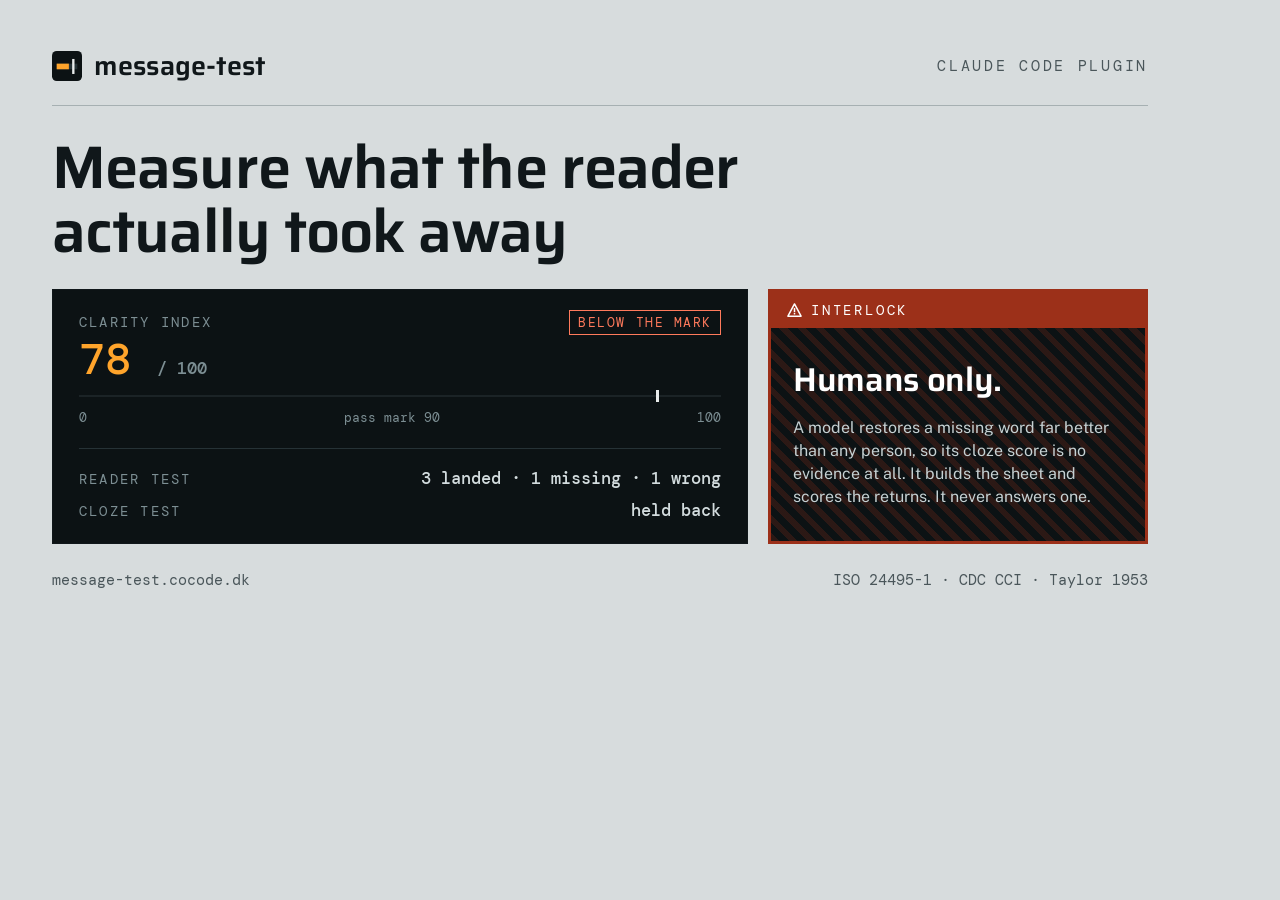
<file: website/og-image.html>
<!doctype html>
<html lang="en">
<head>
<meta charset="utf-8">
<title>message-test Open Graph card</title>
<link rel="preconnect" href="https://fonts.googleapis.com">
<link rel="preconnect" href="https://fonts.gstatic.com" crossorigin>
<link href="https://fonts.googleapis.com/css2?family=DM+Mono:wght@400;500&family=Public+Sans:wght@400;600&family=Saira:wght@500;600&display=swap" rel="stylesheet">
<style>
  * { box-sizing: border-box; margin: 0; padding: 0; }

  html, body { width: 1200px; height: 630px; overflow: hidden; }

  body {
    background: #d7dcdd;
    color: #10171a;
    font-family: "Public Sans", "Helvetica Neue", Arial, sans-serif;
    display: flex;
    flex-direction: column;
    padding: 44px 52px 40px;
  }

  .top {
    display: flex;
    align-items: center;
    justify-content: space-between;
    border-bottom: 1px solid #a6b0b2;
    padding-bottom: 18px;
  }
  .brand {
    display: flex;
    align-items: center;
    gap: 12px;
    font-family: "Saira", Arial, sans-serif;
    font-weight: 600;
    font-size: 27px;
    letter-spacing: .005em;
  }
  .kicker {
    font-family: "DM Mono", monospace;
    font-size: 15px;
    letter-spacing: .18em;
    text-transform: uppercase;
    color: #4a565a;
  }

  h1 {
    font-family: "Saira", Arial, sans-serif;
    font-weight: 600;
    font-size: 60px;
    line-height: 1.06;
    letter-spacing: -0.015em;
    margin: 30px 0 26px;
    max-width: 20ch;
  }

  .panels { display: flex; gap: 20px; flex: 1; min-height: 0; }

  /* ── Readout window ── */
  .readout {
    flex: 1 1 640px;
    background: #0c1214;
    border: 1px solid #10171a;
    padding: 22px 26px 24px;
    display: flex;
    flex-direction: column;
    justify-content: center;
    font-family: "DM Mono", monospace;
  }
  .r-label {
    font-size: 14px;
    letter-spacing: .16em;
    text-transform: uppercase;
    color: #7d8f94;
  }
  .r-line {
    display: flex;
    align-items: baseline;
    justify-content: space-between;
    gap: 16px;
  }
  .r-val { font-size: 44px; font-weight: 500; color: #ffa42b; line-height: 1.1; }
  .r-val span { font-size: 17px; color: #7d8f94; }
  .r-verdict {
    font-size: 13px;
    letter-spacing: .12em;
    text-transform: uppercase;
    color: #ff7a5c;
    border: 1px solid currentColor;
    padding: 3px 8px;
  }

  .track {
    position: relative;
    height: 16px;
    background: #263236;
    border: 1px solid rgba(0,0,0,.3);
    margin-top: 12px;
  }
  .fill { position: absolute; inset: 0 auto 0 0; width: 78%; background: #ffa42b; }
  .thr  { position: absolute; top: -6px; bottom: -6px; left: 90%; width: 3px; background: #e8ebeb; }
  .marks {
    display: flex;
    justify-content: space-between;
    font-size: 13px;
    color: #7d8f94;
    margin-top: 12px;
  }

  .r-rest {
    border-top: 1px solid #263236;
    margin-top: 22px;
    padding-top: 18px;
    display: flex;
    flex-direction: column;
    gap: 10px;
  }
  .r-row { display: flex; align-items: baseline; justify-content: space-between; gap: 16px; }
  .r-row b { font-size: 17px; font-weight: 500; color: #d3dcde; }

  /* ── Interlock plate ── */
  .plate {
    flex: 0 0 380px;
    background: #0c1214;
    border: 3px solid #9c3019;
    display: flex;
    flex-direction: column;
  }
  .plate__head {
    background: #9c3019;
    color: #fff;
    font-family: "DM Mono", monospace;
    font-size: 14px;
    letter-spacing: .2em;
    text-transform: uppercase;
    padding: 9px 16px;
    display: flex;
    align-items: center;
    gap: 9px;
  }
  .plate__body {
    flex: 1;
    padding: 24px 22px;
    background-image: repeating-linear-gradient(45deg,
      rgba(156,48,25,.22) 0 6px, rgba(156,48,25,0) 6px 13px);
    display: flex;
    flex-direction: column;
    justify-content: center;
  }
  .plate__body p {
    font-family: "Saira", Arial, sans-serif;
    font-weight: 600;
    font-size: 33px;
    line-height: 1.18;
    color: #fff;
    letter-spacing: -0.01em;
  }
  .plate__body small {
    display: block;
    font-family: "Public Sans", Arial, sans-serif;
    font-weight: 400;
    font-size: 16px;
    line-height: 1.45;
    color: #c6d1d3;
    margin-top: 16px;
    letter-spacing: 0;
  }

  .foot {
    margin-top: 26px;
    display: flex;
    align-items: center;
    justify-content: space-between;
    font-family: "DM Mono", monospace;
    font-size: 15px;
    color: #4a565a;
  }
</style>
</head>
<body>

  <div class="top">
    <div class="brand">
      <svg width="30" height="30" viewBox="0 0 32 32" aria-hidden="true">
        <rect width="32" height="32" rx="5" fill="#0c1214"/>
        <rect x="5" y="13.5" width="22" height="6" fill="#263236"/>
        <rect x="5" y="13.5" width="13" height="6" fill="#ffa42b"/>
        <rect x="21.5" y="8.5" width="2.5" height="16" fill="#e8ebeb"/>
      </svg>
      message-test
    </div>
    <div class="kicker">Claude Code plugin</div>
  </div>

  <h1>Measure what the reader actually took away</h1>

  <div class="panels">

    <div class="readout">
      <div class="r-line">
        <span class="r-label">Clarity index</span>
        <span class="r-verdict">Below the mark</span>
      </div>
      <div class="r-val">78 <span>/ 100</span></div>
      <div class="track">
        <div class="fill"></div>
        <div class="thr"></div>
      </div>
      <div class="marks"><span>0</span><span>pass mark 90</span><span>100</span></div>

      <div class="r-rest">
        <div class="r-row"><span class="r-label">Reader test</span><b>3 landed · 1 missing · 1 wrong</b></div>
        <div class="r-row"><span class="r-label">Cloze test</span><b>held back</b></div>
      </div>
    </div>

    <div class="plate">
      <div class="plate__head">
        <svg width="15" height="15" viewBox="0 0 16 16" aria-hidden="true">
          <path d="M8 1 15 14H1Z" fill="none" stroke="#fff" stroke-width="1.6" stroke-linejoin="round"/>
          <rect x="7.2" y="5.4" width="1.6" height="4.4" fill="#fff"/>
          <rect x="7.2" y="10.6" width="1.6" height="1.6" fill="#fff"/>
        </svg>
        Interlock
      </div>
      <div class="plate__body">
        <p>Humans only.
          <small>A model restores a missing word far better than any person, so its
            cloze score is no evidence at all. It builds the sheet and scores the
            returns. It never answers one.</small>
        </p>
      </div>
    </div>

  </div>

  <div class="foot">
    <span>message-test.cocode.dk</span>
    <span>ISO 24495-1 · CDC CCI · Taylor 1953</span>
  </div>

</body>
</html>
</file>
<file: website/styles.css>
/* ==========================================================================
   message-test — shared stylesheet
   Direction: instrument front panel. Cold aluminium face, silkscreened
   legends, inset near-black readout windows with an amber trace, a threshold
   scale used everywhere a number has a pass mark, diagonal hatching for the
   region an instrument refuses to measure.
   Mobile-first: base styles target ~360px, complexity added at 640/768/1024.
   Spacing uses logical properties throughout so RTL mirrors, not just text.
   ========================================================================== */

:root {
  /* Panel */
  --panel:    #d7dcdd;
  --panel-2:  #c6cdcf;
  --panel-3:  #e8ebeb;
  --rule:     #a6b0b2;
  --hair:     #bcc4c5;

  /* Ink */
  --ink:      #10171a;
  --graphite: #4a565a;

  /* Readout window */
  --window:   #0c1214;
  --window-2: #162024;
  --glass:    #93a3a6;

  /* Semantics */
  --trace:    #ffa42b;   /* the measured value */
  --pass:     #0b5f57;   /* at or above the mark */
  --fail:     #9c3019;   /* below it, or out of scope */

  --font-display: "Saira", "Helvetica Neue", Arial, sans-serif;
  --font-body:    "Public Sans", "Helvetica Neue", Arial, sans-serif;
  --font-data:    "DM Mono", ui-monospace, "SF Mono", Menlo, monospace;
  --font-mono:    "DM Mono", ui-monospace, "SF Mono", Menlo, monospace;

  --step--2: 0.75rem;
  --step--1: 0.875rem;
  --step-0:  1rem;
  --step-1:  1.125rem;
  --step-2:  1.375rem;
  --step-3:  1.75rem;
  --step-4:  2.125rem;

  --gap:     1.25rem;
  --pad:     1.1rem;
  --measure: 36rem;

  --hatch: repeating-linear-gradient(45deg,
            rgba(156, 48, 25, .16) 0 5px,
            rgba(156, 48, 25, 0) 5px 11px);
}

[dir="rtl"] {
  --font-display: "Vazirmatn", "Segoe UI", Tahoma, sans-serif;
  --font-body:    "Vazirmatn", "Segoe UI", Tahoma, sans-serif;
  --font-data:    "Vazirmatn", "Segoe UI", Tahoma, sans-serif;
  --hatch: repeating-linear-gradient(-45deg,
            rgba(156, 48, 25, .16) 0 5px,
            rgba(156, 48, 25, 0) 5px 11px);
}

*, *::before, *::after { box-sizing: border-box; }

html {
  -webkit-text-size-adjust: 100%;
  scroll-behavior: smooth;
}

body {
  margin: 0;
  background: var(--panel);
  color: var(--ink);
  font-family: var(--font-body);
  font-size: var(--step-0);
  line-height: 1.6;
  overflow-x: hidden;
  -webkit-font-smoothing: antialiased;
}

[dir="rtl"] body { line-height: 1.85; }

img, svg { max-width: 100%; height: auto; }

/* Links: ink text, amber rule beneath. The amber never carries meaning on
   its own, so it never has to pass a contrast check as text. */
a {
  color: var(--ink);
  text-decoration-line: underline;
  text-decoration-color: var(--trace);
  text-decoration-thickness: 2px;
  text-underline-offset: 0.2em;
}
a:hover { background: rgba(255, 164, 43, .28); }
a:focus-visible {
  outline: 2px solid var(--ink);
  outline-offset: 2px;
  background: rgba(255, 164, 43, .28);
}

h1, h2, h3 {
  font-family: var(--font-display);
  margin: 0;
  line-height: 1.14;
  letter-spacing: -0.01em;
}
h1 { font-size: var(--step-4); font-weight: 600; }
h2 { font-size: var(--step-3); font-weight: 600; }
h3 { font-size: var(--step-1); font-weight: 600; line-height: 1.3; }
[dir="rtl"] h1, [dir="rtl"] h2, [dir="rtl"] h3 { letter-spacing: 0; line-height: 1.4; }

p { margin: 0 0 1em; max-width: var(--measure); }
p:last-child { margin-block-end: 0; }

ul, ol { max-width: var(--measure); }

.skip {
  position: absolute;
  inset-inline-start: -9999px;
  inset-block-start: 0;
  background: var(--ink);
  color: var(--panel-3);
  padding: .8rem 1rem;
  z-index: 50;
}
.skip:focus { inset-inline-start: 0; }

.wrap {
  inline-size: 100%;
  max-inline-size: 62rem;
  margin-inline: auto;
  padding-inline: var(--pad);
}

/* The cocode.dk frame (brand.cocode.dk) lines up with this column; keep the
   gutters in step. --pad already tracks the breakpoints below, so this needs
   no media-query overrides of its own. */
cocode-head, cocode-foot { --cocode-max: 62rem; --cocode-gutter: var(--pad); }

/* ── Shared bits ────────────────────────────────────────────────────────── */

.eyebrow {
  font-family: var(--font-data);
  font-size: var(--step--2);
  letter-spacing: .18em;
  text-transform: uppercase;
  color: var(--graphite);
  margin: 0 0 .9rem;
}
[dir="rtl"] .eyebrow { letter-spacing: 0; text-transform: none; font-size: var(--step--1); }

.lede {
  font-size: var(--step-1);
  line-height: 1.55;
  max-inline-size: 34rem;
}
[dir="rtl"] .lede { line-height: 1.9; }

.note {
  font-size: var(--step--1);
  color: var(--graphite);
}

/* ── Hero ───────────────────────────────────────────────────────────────── */

.hero { padding-block: 2.25rem 1.75rem; }
.hero h1 { margin-block-end: .9rem; text-wrap: balance; }

/* ── Readout window ─────────────────────────────────────────────────────── */

.readout {
  background: var(--window);
  color: var(--glass);
  border: 1px solid var(--ink);
  box-shadow: inset 0 1px 0 rgba(255, 255, 255, .07);
  padding: .95rem .9rem 1.1rem;
  margin-block: 1.6rem;
  font-family: var(--font-data);
  font-size: var(--step--1);
  line-height: 1.5;
  --scale-track: #263236;
  --scale-thr: #e8ebeb;
}
.readout a { color: var(--trace); text-decoration-color: var(--trace); }
.readout a:hover { background: rgba(255, 164, 43, .2); }

.readout__bar {
  display: flex;
  flex-wrap: wrap;
  gap: .25rem .8rem;
  padding-block-end: .7rem;
  margin-block-end: .9rem;
  border-block-end: 1px solid #263236;
  font-size: var(--step--2);
  letter-spacing: .06em;
  text-transform: uppercase;
  color: #6f8085;
}
[dir="rtl"] .readout__bar { letter-spacing: 0; text-transform: none; }
.lit { text-transform: none; letter-spacing: 0; }

.row { margin-block-end: .95rem; }
.row:last-child { margin-block-end: 0; }

.row__top {
  display: flex;
  flex-wrap: wrap;
  align-items: baseline;
  justify-content: space-between;
  gap: .2rem .7rem;
}
.row__label {
  font-size: var(--step--2);
  letter-spacing: .14em;
  text-transform: uppercase;
  color: #7d8f94;
}
[dir="rtl"] .row__label { letter-spacing: 0; text-transform: none; font-size: var(--step--1); }

.row__val {
  font-family: var(--font-data);
  font-size: var(--step-2);
  font-weight: 500;
  color: var(--trace);
  line-height: 1.1;
}
.row__val small { font-size: var(--step--1); color: #7d8f94; }

.row__sub {
  margin: .35rem 0 0;
  max-inline-size: none;
  font-size: var(--step--1);
  color: #7d8f94;
}

.row__verdict {
  font-size: var(--step--2);
  letter-spacing: .12em;
  text-transform: uppercase;
  padding: .18rem .45rem;
  border: 1px solid currentColor;
}
[dir="rtl"] .row__verdict { letter-spacing: 0; text-transform: none; }
.is-below { color: #ff7a5c; }
.is-above { color: #5fd0be; }
.is-skipped { color: #7d8f94; }

.row__gloss { margin: .45rem 0 0; color: #93a3a6; max-inline-size: none; }

/* ── The threshold scale: the page's signature device ───────────────────── */

.scale { margin-block-start: .55rem; }
.scale__track {
  position: relative;
  block-size: 12px;
  background: var(--scale-track, var(--panel-2));
  border: 1px solid rgba(0, 0, 0, .18);
}
.scale__fill {
  position: absolute;
  inset-block: 0;
  inset-inline-start: 0;
  inline-size: var(--v, 0%);
  background: var(--trace);
}
/* The band an instrument accepts. Narrow for the clarity index, wide for
   the cloze test, and the width of the band is the point. */
.scale__zone {
  position: absolute;
  inset-block: 0;
  inset-inline-start: var(--t, 50%);
  inline-size: calc(100% - var(--t, 50%));
  background: var(--pass);
}
.scale__thr {
  position: absolute;
  inset-block: -5px;
  inset-inline-start: var(--t, 50%);
  inline-size: 2px;
  background: var(--scale-thr, var(--ink));
}
.scale__marks {
  display: flex;
  justify-content: space-between;
  font-family: var(--font-data);
  font-size: var(--step--2);
  color: inherit;
  opacity: .8;
  margin-block-start: .5rem;
}

.scale--light {
  --scale-track: #b7c0c2;
  --scale-thr: var(--ink);
}
.scale--light .scale__marks { color: var(--graphite); }

@media (prefers-reduced-motion: no-preference) {
  .scale__fill { animation: settle 1s cubic-bezier(.16, .84, .3, 1) both; }
  @keyframes settle { from { inline-size: 0; } to { inline-size: var(--v, 0%); } }
}

/* ── Buttons ────────────────────────────────────────────────────────────── */

.actions {
  display: flex;
  flex-wrap: wrap;
  gap: .7rem;
  margin-block-start: 1.5rem;
}
.btn {
  display: inline-flex;
  align-items: center;
  justify-content: center;
  min-block-size: 48px;
  padding-inline: 1.15rem;
  font-family: var(--font-display);
  font-weight: 600;
  font-size: var(--step-0);
  text-decoration: none;
  border: 1px solid var(--ink);
  flex: 1 1 auto;
}
.btn:hover { background: none; }
.btn--solid { background: var(--ink); color: var(--panel-3); }
.btn--solid:hover { background: var(--window-2); box-shadow: inset 0 -4px 0 var(--trace); }
.btn--ghost { background: transparent; color: var(--ink); }
.btn--ghost:hover { box-shadow: inset 0 -4px 0 var(--trace); }

/* ── Module: a plate on the panel with a silkscreened legend ────────────── */

.module {
  position: relative;
  background: var(--panel-3);
  border: 1px solid var(--rule);
  padding: 2.4rem .95rem 1.5rem;
  margin-block: 1.75rem;
}
.module__legend {
  position: absolute;
  inset-block-start: 0;
  inset-inline-start: 0;
  background: var(--ink);
  color: var(--panel-3);
  font-family: var(--font-data);
  font-size: var(--step--2);
  letter-spacing: .16em;
  text-transform: uppercase;
  padding: .4rem .65rem;
}
[dir="rtl"] .module__legend { letter-spacing: 0; text-transform: none; }
.module > h2 { margin-block-end: .8rem; text-wrap: balance; }

/* ── Instruments ────────────────────────────────────────────────────────── */

.instruments { list-style: none; margin: 1.5rem 0 0; padding: 0; max-inline-size: none; }
.instr {
  border: 1px solid var(--rule);
  background: var(--panel);
  padding: 1rem .9rem 1.1rem;
  margin-block-end: 1.1rem;
}
.instr:last-child { margin-block-end: 0; }
.instr h3 { margin-block-end: .15rem; }

.instr__cost {
  font-family: var(--font-data);
  font-size: var(--step--2);
  letter-spacing: .1em;
  text-transform: uppercase;
  color: var(--graphite);
  margin: 0 0 .8rem;
}
[dir="rtl"] .instr__cost { letter-spacing: 0; text-transform: none; font-size: var(--step--1); }

.instr__gauge {
  border-block: 1px solid var(--hair);
  padding-block: .8rem;
  margin-block: .9rem;
}
.instr__gauge p { margin: 0 0 .5rem; font-size: var(--step--1); }

.instr__limit {
  font-size: var(--step--1);
  color: var(--graphite);
  border-inline-start: 3px solid var(--fail);
  padding-inline-start: .7rem;
  margin: 0;
}

/* ── Interlock: the one thing this page is loudest about ────────────────── */

.interlock {
  background: var(--window);
  color: #c6d1d3;
  border: 2px solid var(--fail);
  margin-block: 2rem;
}
.interlock__plate {
  background: var(--fail);
  color: #fff;
  font-family: var(--font-data);
  font-size: var(--step--2);
  letter-spacing: .2em;
  text-transform: uppercase;
  padding: .5rem .9rem;
  display: flex;
  align-items: center;
  gap: .55rem;
}
[dir="rtl"] .interlock__plate { letter-spacing: 0; text-transform: none; font-size: var(--step--1); }
.interlock__body {
  padding: 1.1rem .9rem 1.3rem;
  background-image: var(--hatch);
}
.interlock h2 {
  font-size: var(--step-2);
  color: #fff;
  margin-block-end: .8rem;
  text-wrap: balance;
}
.interlock p { color: #c6d1d3; }
.interlock strong { color: #fff; }

.interlock__ledger {
  list-style: none;
  margin: 1.1rem 0 0;
  padding: 0;
  border-block-start: 1px solid #2c3a3e;
  font-family: var(--font-data);
  font-size: var(--step--1);
}
.interlock__ledger li {
  display: flex;
  gap: .6rem;
  padding-block: .55rem;
  border-block-end: 1px solid #2c3a3e;
}
.interlock__ledger b { color: #5fd0be; font-weight: 500; flex: 0 0 auto; }
.interlock__ledger .no { color: #ff7a5c; }

/* ── Rules list ─────────────────────────────────────────────────────────── */

.rules { list-style: none; margin: 1.3rem 0 0; padding: 0; max-inline-size: none; }
.rules li {
  border-block-start: 1px solid var(--hair);
  padding-block: 1rem;
}
.rules li:last-child { border-block-end: 1px solid var(--hair); }
.rules h3 { margin-block-end: .35rem; }
.rules p { font-size: var(--step--1); }

/* ── Steps ──────────────────────────────────────────────────────────────── */

.steps { list-style: none; margin: 1.3rem 0 0; padding: 0; counter-reset: none; max-inline-size: none; }
.steps > li {
  display: grid;
  grid-template-columns: 2.1rem 1fr;
  gap: .1rem .8rem;
  padding-block: .95rem;
  border-block-start: 1px solid var(--hair);
}
.steps > li:last-child { border-block-end: 1px solid var(--hair); }
.step__n {
  grid-row: span 2;
  font-family: var(--font-data);
  font-size: var(--step-1);
  color: var(--fail);
  line-height: 1.25;
}
.steps h3 { font-size: var(--step-0); }
.steps p { font-size: var(--step--1); margin: .2rem 0 0; }

/* ── Code ───────────────────────────────────────────────────────────────── */

.code {
  background: var(--window);
  color: #d3dcde;
  border: 1px solid var(--ink);
  padding: .85rem .8rem;
  margin: 1.1rem 0 0;
  overflow-x: auto;
  font-family: var(--font-mono);
  font-size: var(--step--1);
  line-height: 1.9;
  direction: ltr;
  text-align: start;
}
.code b { color: var(--trace); font-weight: 400; }
.code .cmt { color: #6f8085; }

/* ── References ─────────────────────────────────────────────────────────── */

.refs { list-style: none; margin: 1.3rem 0 0; padding: 0; max-inline-size: none; }
.refs li {
  border-block-start: 1px solid var(--hair);
  padding-block: .95rem;
  font-size: var(--step--1);
}
.refs li:last-child { border-block-end: 1px solid var(--hair); }
.refs__src {
  display: block;
  font-family: var(--font-data);
  font-size: var(--step--2);
  letter-spacing: .1em;
  text-transform: uppercase;
  color: var(--fail);
  margin-block-end: .3rem;
}
[dir="rtl"] .refs__src { letter-spacing: 0; text-transform: none; font-size: var(--step--1); }
.refs p { max-inline-size: none; }

.refs__link { margin-block-start: .55rem; }
.refs__link a {
  display: inline-flex;
  align-items: center;
  min-block-size: 44px;
  padding-inline: .8rem;
  border: 1px solid var(--rule);
  background: var(--panel);
  font-family: var(--font-data);
  font-size: var(--step--1);
  text-decoration: none;
  box-shadow: inset 0 -3px 0 var(--trace);
}
.refs__link a:hover { background: var(--trace); box-shadow: none; }

/* ── Caveat ─────────────────────────────────────────────────────────────── */

.caveat {
  border: 1px solid var(--fail);
  background-color: var(--panel-3);
  background-image: var(--hatch);
  padding: 1.2rem .95rem;
  margin-block: 2rem;
}
.caveat h2 { font-size: var(--step-2); margin-block-end: .7rem; }

/* ── Footer ─────────────────────────────────────────────────────────────── */

footer {
  border-block-start: 1px solid var(--rule);
  background: var(--panel-2);
  margin-block-start: 2.5rem;
  padding-block: 1.6rem;
}
footer p {
  max-inline-size: none;
  margin: 0;
  font-size: var(--step--1);
  color: var(--graphite);
  text-align: center;
  padding-inline: var(--pad);
}
footer a {
  color: var(--ink);
  display: inline-flex;
  align-items: center;
  min-block-size: 44px;
  padding-inline: .15rem;
}

/* ── 640 ────────────────────────────────────────────────────────────────── */

@media (min-width: 40em) {
  :root { --pad: 1.75rem; --step-4: 2.6rem; --step-3: 1.9rem; }

  .hero { padding-block: 3.25rem 2.25rem; }
  .readout { padding: 1.2rem 1.2rem 1.35rem; }
  .module { padding: 2.7rem 1.6rem 1.9rem; }
  .instr { padding: 1.25rem 1.25rem 1.35rem; }
  .interlock__plate { padding-inline: 1.4rem; }
  .interlock__body { padding: 1.5rem 1.4rem 1.7rem; }
  .caveat { padding: 1.6rem 1.5rem; }
  .code { padding: 1.1rem 1.2rem; }
  .btn { flex: 0 0 auto; }
  .steps > li { grid-template-columns: 2.6rem 1fr; }
}

/* ── 768 ────────────────────────────────────────────────────────────────── */

@media (min-width: 48em) {
  :root { --step-4: 3.1rem; }

  .row__top { flex-wrap: nowrap; }
  .instruments { display: grid; gap: 1.1rem; }
  .instr { margin-block-end: 0; }

  .rules { display: grid; grid-template-columns: 1fr 1fr; gap: 0 2rem; }
  .rules li { border-block-end: 1px solid var(--hair); }

  .interlock__ledger { display: grid; grid-template-columns: 1fr 1fr; gap: 0 2rem; }
}

/* ── 1024 ───────────────────────────────────────────────────────────────── */

@media (min-width: 64em) {
  :root { --pad: 2.25rem; --step-4: 3.5rem; }

  .hero { padding-block: 4rem 2.75rem; }
  .hero h1 { max-inline-size: 20ch; }
  .instruments { grid-template-columns: repeat(3, 1fr); }
  .instr { display: flex; flex-direction: column; }
  .instr__limit { margin-block-start: auto; }
  .module { padding: 3rem 2.2rem 2.4rem; }
  .interlock__body { padding: 2rem 2.2rem 2.2rem; }
  .interlock h2 { font-size: var(--step-3); }
}

@media (prefers-reduced-motion: reduce) {
  html { scroll-behavior: auto; }
  * { animation-duration: 0.001ms !important; transition-duration: 0.001ms !important; }
}
</file>
